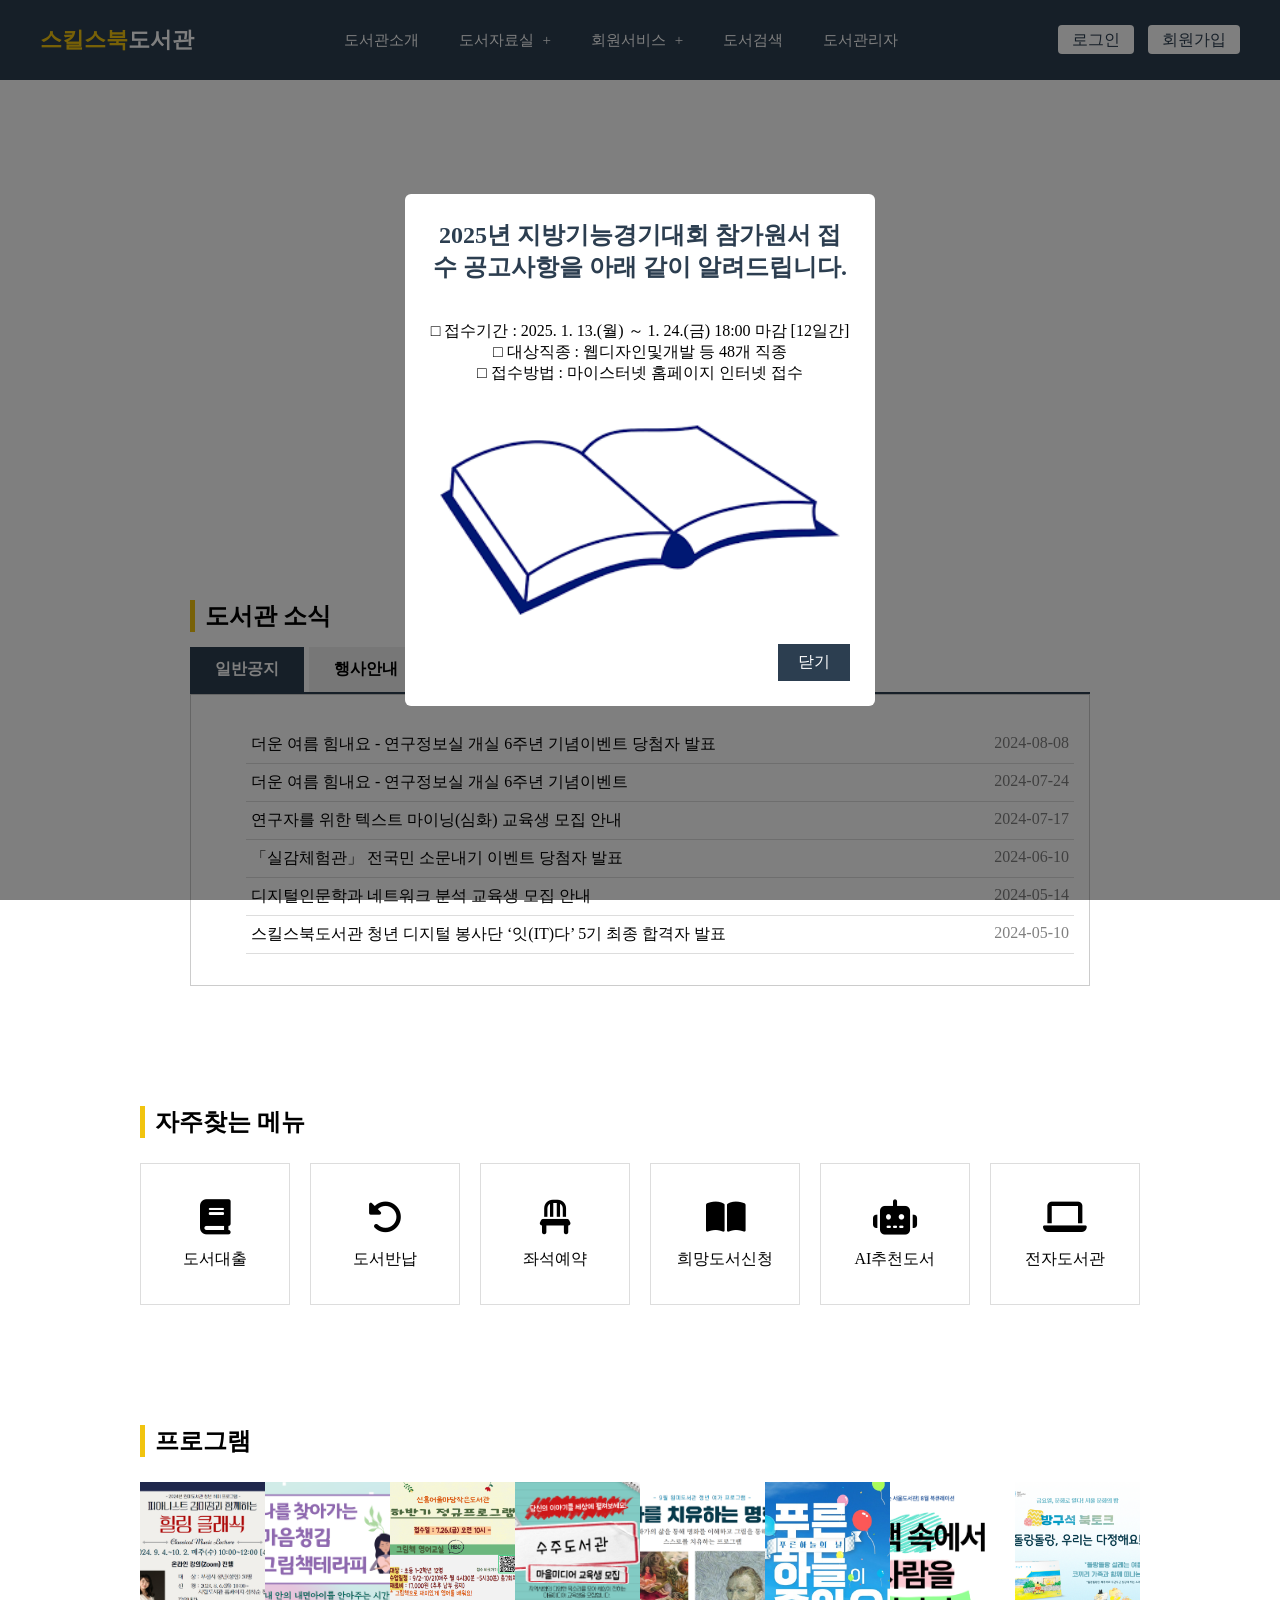
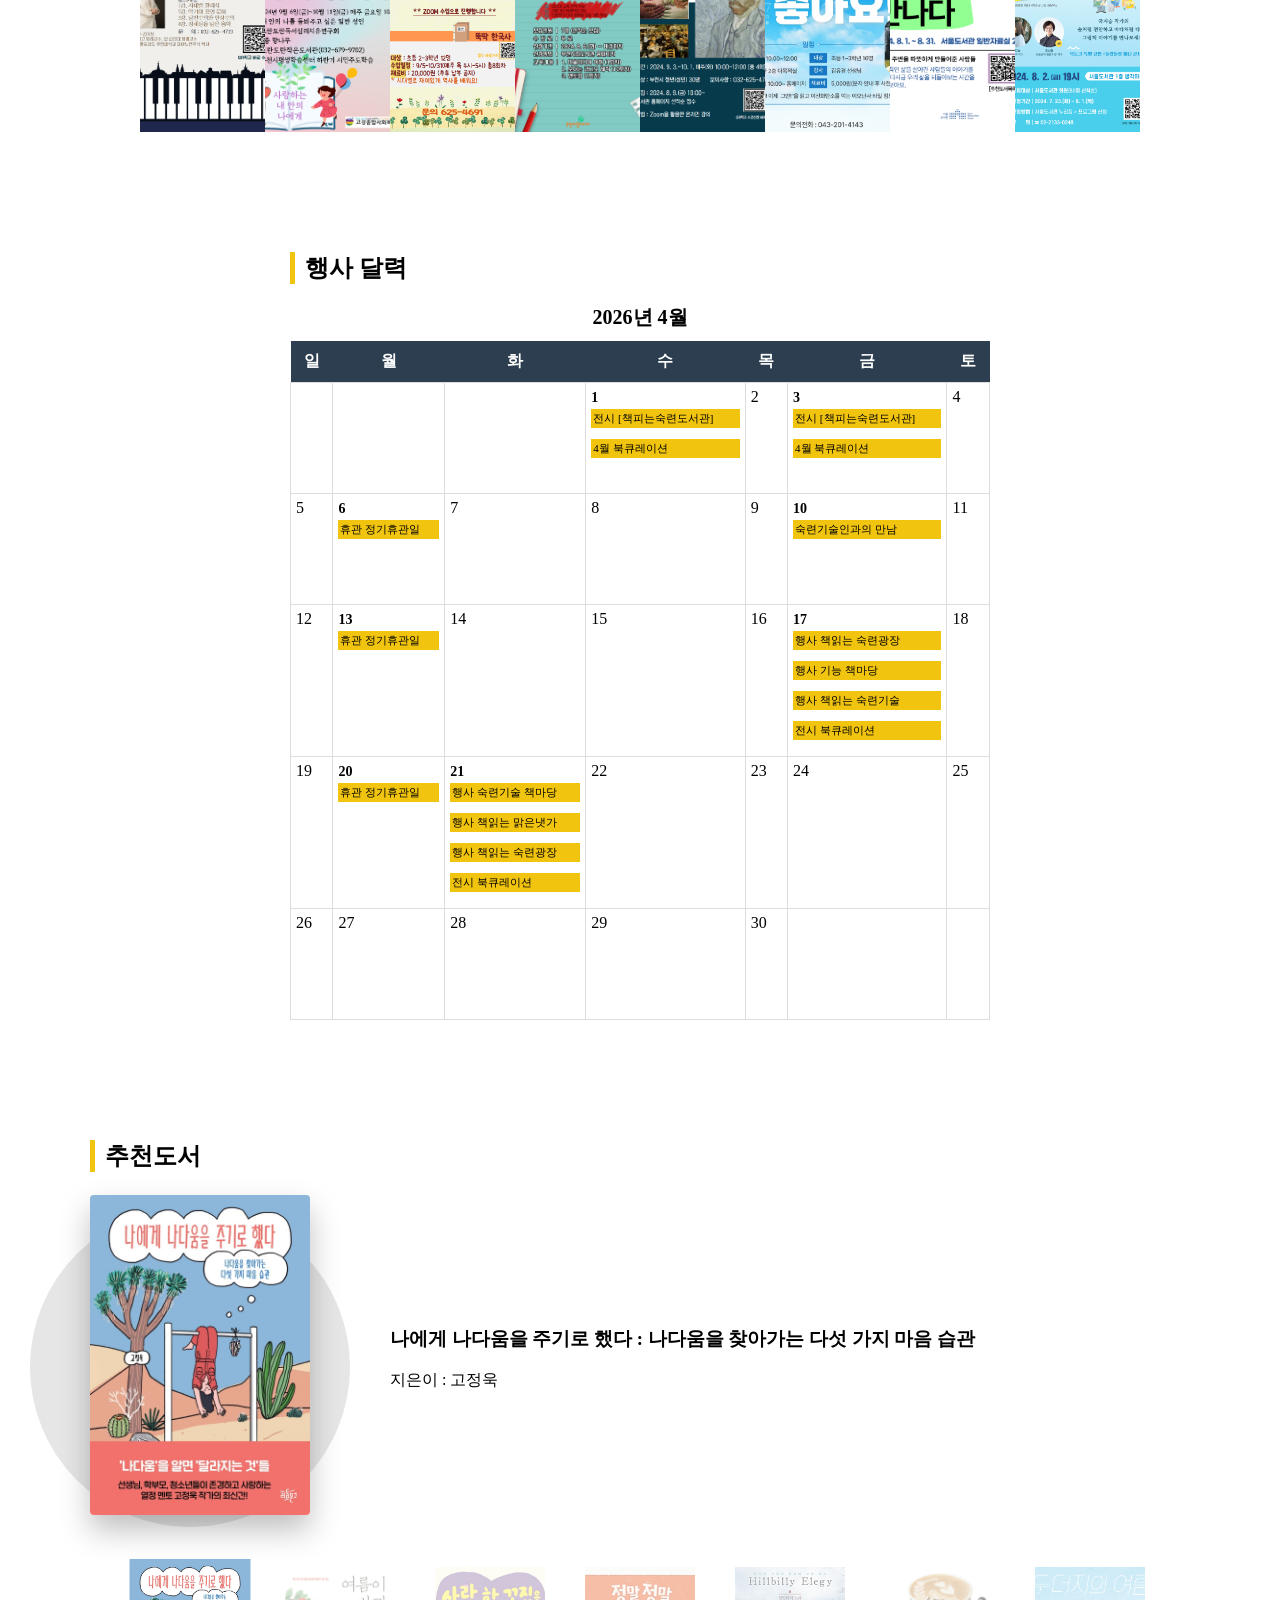
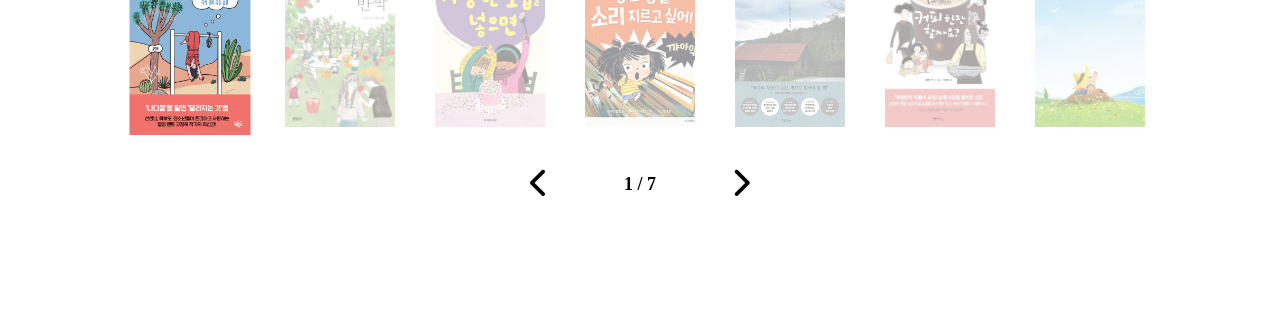
<file: 2026/B/index.html>
<!DOCTYPE html>
<html lang="en">
<head>
    <meta charset="UTF-8">
    <meta name="viewport" content="width=device-width, initial-scale=1.0">
    <title>스킬스북도서관</title>
    <link rel="stylesheet" href="style.css">
    <link rel="stylesheet" href="fontawesome/css/all.css">
</head>
<body>
    <input type="checkbox" id="pclose">
    <div class="modal" id="popup">
        <div class="modal-box">
            <h2>2025년 지방기능경기대회 참가원서 접수 공고사항을 아래 같이 알려드립니다.</h2>
            <p style="white-space: pre-line;">
                □ 접수기간 : 2025. 1. 13.(월) ～ 1. 24.(금) 18:00 마감 [12일간]
                □ 대상직종 : 웹디자인및개발 등 48개 직종
                □ 접수방법 : 마이스터넷 홈페이지 인터넷 접수
            </p>
            <img src="B-Module/images/images (5).png">
            <label for="pclose" class="close">닫기</label>
        </div>
    </div>
    <header>
        <div class="logo">
            <a href="#"><span>스킬스북</span>도서관</a>
        </div>
        <nav>
            <ul>
                <li>
                    <a href="#">도서관소개</a>
                </li>
                <li>
                    <a href="#">도서자료실 <span class="plus">+</span></a>
                    <div class="submenu">
                        <a href="#">추천도서</a>
                        <a href="#">신간도서</a>
                        <a href="#">대출도서</a>
                    </div>
                </li>
                <li>
                    <a href="#">회원서비스 <span class="plus">+</span></a>
                    <div class="submenu">
                        <a href="#">회원정보</a>
                        <a href="#">대출조회</a>
                        <a href="#">도서예약</a>
                    </div>
                </li>
                <li>
                    <a href="#">도서검색</a>
                </li>
                <li>
                    <a href="#">도서관리자</a>
                </li>
            </ul>
        </nav>
        <div class="user">
            <input type="checkbox" id="lmodal">
            <label for="lmodal" class="login">로그인</label>
            <a href="#">회원가입</a>
            <div class="login-modal">
                <div class="lmodal-box">
                    <form action="">
                        <label class="x" for="lmodal">x</label>
                        <div class="fgroup"><label>아이디</label><input type="text" placeholder="아이디를 입력하세요"></div>
                        <div class="fgroup"><label>비밀번호</label><input type="password" placeholder="비밀번호를 입력하세요"></div>
                        <a href="#" class="login-cta">로그인</a>
                        <div class="login-links">
                        <a href="#">아이디 찾기</a>
                        <a href="#">비밀번호 찾기</a>
                        <a href="#">회원가입</a>
                    </form>
                </div>
            </div>
        </div>
    </header>
    <div class="visual">
        <div class="slides">
            <div class="slide slide1">
                <img src="B-Module/images/images (8).jpg">
                <div class="text">스킬스북도서관에 오신 것을 환영합니다</div>
            </div>
            <div class="slide slide2">
                <img src="B-Module/images/images (43).jpg">
                <div class="text">다양한 도서를 자유롭게 이용하세요</div>
            </div>
            <div class="slide slide3">
                <img src="B-Module/images/images (45).jpg">
                <div class="text">지식과 정보를 나누는 공간</div>
            </div>
        </div>
        <div class="progress"></div>
    </div>
    <div class="notice">
        <h2 class="notice-title">도서관 소식</h2>
        <input type="radio" name="tab" id="tab1" checked>
        <input type="radio" name="tab" id="tab2">
        <input type="radio" name="tab" id="tab3">
        <div class="tab-menu">
            <label for="tab1">일반공지</label>
            <label for="tab2">행사안내</label>
            <label for="tab3">채용안내</label>
        </div>
        <div class="tab-content">
            <div class="content c1">
                <ul>
                    <li><span>더운 여름 힘내요 - 연구정보실 개실 6주년 기념이벤트 당첨자 발표</span><em>2024-08-08</em></li>
                    <li><span>더운 여름 힘내요 - 연구정보실 개실 6주년 기념이벤트</span><em>2024-07-24</em></li>
                    <li><span>연구자를 위한 텍스트 마이닝(심화) 교육생 모집 안내</span><em>2024-07-17</em></li>
                    <li><span>「실감체험관」 전국민 소문내기 이벤트 당첨자 발표</span><em>2024-06-10</em></li>
                    <li><span>디지털인문학과 네트워크 분석 교육생 모집 안내</span><em>2024-05-14</em></li>
                    <li><span>스킬스북도서관 청년 디지털 봉사단 ‘잇(IT)다’ 5기 최종 합격자 발표</span><em>2024-05-10</em></li>
                </ul>
            </div>
            <div class="content c2">
                <ul>
                    <li><span>2024년 제9회 월간 인문학을 만나다 강연 안내</span><em>2024-08-08</em></li>
                    <li><span>스킬스북도서관 간식박스 7월 당첨 발표</span><em>2024-08-07</em></li>
                    <li><span>별 헤는 실감체험관 이벤트</span><em>2024-07-25</em></li>
                    <li><span>2024년 제8회 월간 인문학을 만나다 강연 안내</span><em>2024-07-15</em></li>
                    <li><span>스킬스북도서관 간식박스 이벤트</span><em>2024-07-02</em></li>
                    <li><span>2024년 제7회 월간 인문학을 만나다 강연 안내</span><em>2024-07-01</em></li>
                </ul>
            </div>
            <div class="content c3">
                <ul>
                    <li><span>사서직 공무원 경력경쟁채용 필기시험 정답가안 공개</span><em>2024-08-03</em></li>
                    <li><span>공무직 근로자 채용 서류전형 합격자 공고</span><em>2024-08-02</em></li>
                    <li><span>사서직 공무원 필기시험 일정 및 장소 공고</span><em>2024-07-26</em></li>
                    <li><span>공무직 근로자 채용공고 재공고</span><em>2024-07-24</em></li>
                    <li><span>국가서지과 공무직 최종 합격자 공고</span><em>2024-07-18</em></li>
                    <li><span>기간제 근로자 최종합격자 공고</span><em>2024-07-16</em></li>
                </ul>
            </div>
        </div>
    </div>
    <div class="quick">
        <h2 class="quick-title">자주찾는 메뉴</h2>
        <div class="quick-menu">
            <div class="q-item">
                <div class="icon">
                    <i class="fa-solid fa-book"></i>
                </div>
                <p>도서대출</p>
            </div>
            <div class="q-item">
                <div class="icon">
                    <i class="fa-solid fa-rotate-left"></i>
                </div>
                <p>도서반납</p>
            </div>
            <div class="q-item">
                <div class="icon">
                    <i class="fa-solid fa-chair"></i>
                </div>
                <p>좌석예약</p>
            </div>
            <div class="q-item">
                <div class="icon">
                    <i class="fa-solid fa-book-open"></i>
                </div>
                <p>희망도서신청</p>
            </div>
            <div class="q-item">
                <div class="icon">
                    <i class="fa-solid fa-robot"></i>
                </div>
                <p>AI추천도서</p>
            </div>
            <div class="q-item">
                <div class="icon">
                    <i class="fa-solid fa-laptop"></i>
                </div>
                <p>전자도서관</p>
            </div>
        </div>
    </div>
    <div class="program">
        <h2 class="quick-title">프로그램</h2>
        <input type="checkbox" id="p1">
        <input type="checkbox" id="p2">
        <input type="checkbox" id="p3">
        <input type="checkbox" id="p4">
        <input type="checkbox" id="p5">
        <input type="checkbox" id="p6">
        <input type="checkbox" id="p7">
        <input type="checkbox" id="p8">
        <div class="program-list">
            <label for="p1" class="item">
                <img src="B-Module/프로그램/1.jpg">
            </label>
            <label for="p2" class="item">
                <img src="B-Module/프로그램/2.png">
            </label>
            <label for="p3" class="item">
                <img src="B-Module/프로그램/3.jpg">
            </label>
            <label for="p4" class="item">
                <img src="B-Module/프로그램/4.png">
            </label>
            <label for="p5" class="item">
                <img src="B-Module/프로그램/5.jpg">
            </label>
            <label for="p6" class="item">
                <img src="B-Module/프로그램/6.jpg">
            </label>
            <label for="p7" class="item">
                <img src="B-Module/프로그램/7.jpg">
            </label>
            <label for="p8" class="item">
                <img src="B-Module/프로그램/8.jpg">
            </label>
        </div>
        <div class="pop1">
            <div class="popup-box">
                <img src="B-Module/프로그램/1.jpg">
                <p>피아니스트 김미정과 함께하는 힐링 클래식</p>
                <label for="p1" class="close">닫기</label>
            </div>
        </div>
        <div class="pop2">
            <div class="popup-box">
                <img src="B-Module/프로그램/2.png">
                <p>도란도란] 나를 찾아가는 마음챙김 그림책테라피</p>
                <label for="p2" class="close">닫기</label>
            </div>
        </div>
        <div class="pop3">
            <div class="popup-box">
                <img src="B-Module/프로그램/3.jpg">
                <p>신흥어울마당작은]2024년 하반기 프로그램 ' 뚝딱 한국사'</p>
                <label for="p3" class="close">닫기</label>
            </div>
        </div>
        <div class="pop4">
            <div class="popup-box">
                <img src="B-Module/프로그램/4.png">
                <p>[수주](성인)마을미디어 교육생 모집</p>
                <label for="p4" class="close">닫기</label>
            </div>
        </div>
        <div class="pop5">
            <div class="popup-box">
                <img src="B-Module/프로그램/5.jpg">
                <p>나를 치유하는 명화</p>
                <label for="p5" class="close">닫기</label>
            </div>
        </div>
        <div class="pop6">
            <div class="popup-box">
                <img src="B-Module/프로그램/6.jpg">
                <p>[문화가 있는 날] 푸른 하늘이 좋아요!</p>
                <label for="p6" class="close">닫기</label>
            </div>
        </div>
        <div class="pop7">
            <div class="popup-box">
                <img src="B-Module/프로그램/7.jpg">
                <p>책 속에서 사람을 만나다 </p>
                <label for="p7" class="close">닫기</label>
            </div>
        </div>
        <div class="pop8">
            <div class="popup-box">
                <img src="B-Module/프로그램/8.jpg">
                <p>서울 문화의 밤(8월) 행사 - 국지승 그림책 작가와 방구석 북토크</p>
                <label for="p8" class="close">닫기</label>
            </div>
        </div>
    </div>
    <div class="calendar-area">
        <h2 class="calendar-title">행사 달력</h2>
        <table class="calendar">
            <caption>2026년 4월</caption>
            <tr>
                <th>일</th>
                <th>월</th>
                <th>화</th>
                <th>수</th>
                <th>목</th>
                <th>금</th>
                <th>토</th>
            </tr>
            <tr>
                <td></td>
                <td></td>
                <td></td>
                <td>
                    <b>1</b>
                    <p class="event">전시 [책피는숙련도서관]</p>
                    <p class="event">4월 북큐레이션</p>
                </td>
                <td>2</td>
                <td>
                    <b>3</b>
                    <p class="event">전시 [책피는숙련도서관]</p>
                    <p class="event">4월 북큐레이션</p>
                </td>
                <td>4</td>
            </tr>
            <tr>
                <td>5</td>
                <td>
                    <b>6</b>
                    <p class="event">휴관 정기휴관일</p>
                </td>
                <td>7</td>
                <td>8</td>
                <td>9</td>
                <td>
                    <b>10</b>
                    <p class="event">숙련기술인과의 만남</p>
                </td>
                <td>11</td>
            </tr>
            <tr>
                <td>12</td>
                <td>
                    <b>13</b>
                    <p class="event">휴관 정기휴관일</p>
                </td>
                <td>14</td>
                <td>15</td>
                <td>16</td>
                <td>
                    <b>17</b>
                    <p class="event">행사 책읽는 숙련광장</p>
                    <p class="event">행사 기능 책마당</p>
                    <p class="event">행사 책읽는 숙련기술</p>
                    <p class="event">전시 북큐레이션</p>
                </td>
                <td>18</td>
            </tr>
            <tr>
                <td>19</td>
                <td>
                    <b>20</b>
                    <p class="event">휴관 정기휴관일</p>
                </td>
                <td>
                    <b>21</b>
                    <p class="event">행사 숙련기술 책마당</p>
                    <p class="event">행사 책읽는 맑은냇가</p>
                    <p class="event">행사 책읽는 숙련광장</p>
                    <p class="event">전시 북큐레이션</p>
                </td>
                <td>22</td>
                <td>23</td>
                <td>24</td>
                <td>25</td>
            </tr>
            <tr>
                <td>26</td>
                <td>27</td>
                <td>28</td>
                <td>29</td>
                <td>30</td>
                <td></td>
                <td></td>
            </tr>
        </table>
    </div>
    <div class="books">
        <h2 class="notice-title">추천도서</h2>

        <input type="radio" name="slide" id="s1" checked>
        <input type="radio" name="slide" id="s2">
        <input type="radio" name="slide" id="s3">
        <input type="radio" name="slide" id="s4">
        <input type="radio" name="slide" id="s5">
        <input type="radio" name="slide" id="s6">
        <input type="radio" name="slide" id="s7">

        <div class="top-area">

        <div class="big-book">
        <div class="circle"></div>

        <div class="book b1">
        <img src="B-Module/추천도서/추천도서1.jpg">
        </div>

        <div class="book b2">
        <img src="B-Module/추천도서/추천도서2.jpg">
        </div>

        <div class="book b3">
        <img src="B-Module/추천도서/추천도서3.jpg">
        </div>

        <div class="book b4">
        <img src="B-Module/추천도서/추천도서4.jpg">
        </div>

        <div class="book b5">
        <img src="B-Module/추천도서/추천도서5.jpg">
        </div>

        <div class="book b6">
        <img src="B-Module/추천도서/추천도서6.jpg">
        </div>

        <div class="book b7">
        <img src="B-Module/추천도서/추천도서7.jpg">
        </div>

        </div>

        <div class="book-info">
            <div class="info i1">
                <h3>나에게 나다움을 주기로 했다 : 나다움을 찾아가는 다섯 가지 마음 습관</h3>
                <p class="author">지은이 : 고정욱</p>
            </div>
            <div class="info i2">
                <h3>여름이 반짝</h3>
                <p class="author">지은이 : 김수빈 </p>
            </div>
            <div class="info i3">
                <h3>사랑 한 꼬집을 넣으면</h3>
                <p class="author">지은이 : 배리 팀스</p>
            </div>
            <div class="info i4">
                <h3>정말 정말 소리 지르고 싶어!</h3>
                <p class="author">지은이 : 사이먼 필립</p>
            </div>
            <div class="info i5">
                <h3>힐빌리의 노래 : 위기의 가정과 문화에 대한 회고</h3>
                <p class="author">지은이 : J.D 밴스</p>
            </div>
            <div class="info i6">
                <h3>(허영만의) 커피 한잔 할까요?</h3>
                <p class="author">지은이 : 허영만</p>
            </div>
            <div class="info i7">
                <h3>두더지의 여름: 김상근 그림책</h3>
                <p class="author">지은이 : 김상근</p>
                </div>
            </div>
        </div>
        <div class="slider">
            <label for="s1"><img src="B-Module/추천도서/추천도서1.jpg"></label>
            <label for="s2"><img src="B-Module/추천도서/추천도서2.jpg"></label>
            <label for="s3"><img src="B-Module/추천도서/추천도서3.jpg"></label>
            <label for="s4"><img src="B-Module/추천도서/추천도서4.jpg"></label>
            <label for="s5"><img src="B-Module/추천도서/추천도서5.jpg"></label>
            <label for="s6"><img src="B-Module/추천도서/추천도서6.jpg"></label>
            <label for="s7"><img src="B-Module/추천도서/추천도서7.jpg"></label>
        </div>
        <div class="control">
            <div class="state s1">
                <label for="s7"><i class="fa-solid fa-chevron-left"></i></label>
                <span>1 / 7</span>
                <label for="s2"><i class="fa-solid fa-chevron-right"></i></label>
            </div>
            <div class="state s2">
                <label for="s1"><i class="fa-solid fa-chevron-left"></i></label>
                <span>2 / 7</span>
                <label for="s3"><i class="fa-solid fa-chevron-right"></i></label>
            </div>
            <div class="state s3">
                <label for="s2"><i class="fa-solid fa-chevron-left"></i></label>
                <span>3 / 7</span>
                <label for="s4"><i class="fa-solid fa-chevron-right"></i></label>
            </div>
            <div class="state s4">
                <label for="s3"><i class="fa-solid fa-chevron-left"></i></label>
                <span>4 / 7</span>
                <label for="s5"><i class="fa-solid fa-chevron-right"></i></label>
            </div>
            <div class="state s5">
                <label for="s4"><i class="fa-solid fa-chevron-left"></i></label>
                <span>5 / 7</span>
                <label for="s6"><i class="fa-solid fa-chevron-right"></i></label>
            </div>
            <div class="state s6">
                <label for="s5"><i class="fa-solid fa-chevron-left"></i></label>
                <span>6 / 7</span>
                <label for="s7"><i class="fa-solid fa-chevron-right"></i></label>
            </div>
            <div class="state s7">
                <label for="s6"><i class="fa-solid fa-chevron-left"></i></label>
                <span>7 / 7</span>
                <label for="s1"><i class="fa-solid fa-chevron-right"></i></label>
            </div>
        </div>
    <footer>

    </footer>
</div>
</body>
</html>
</file>
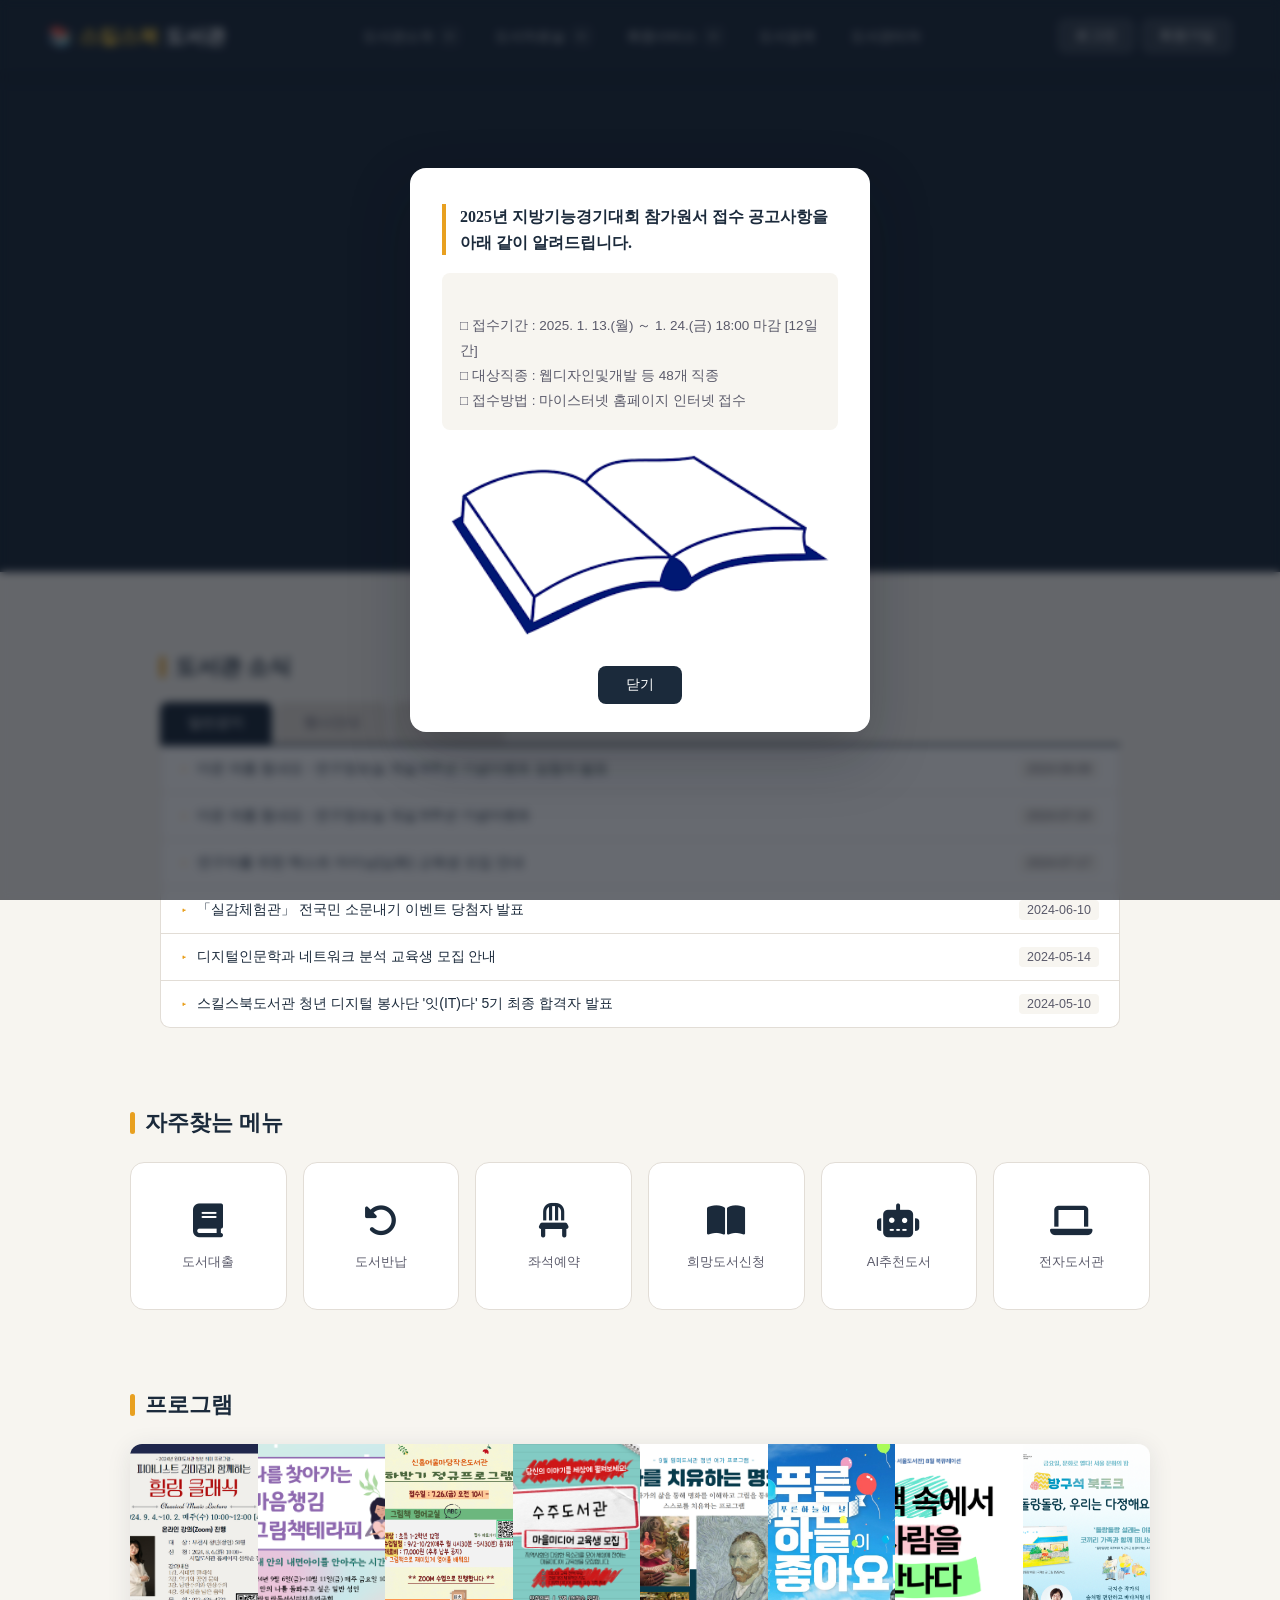
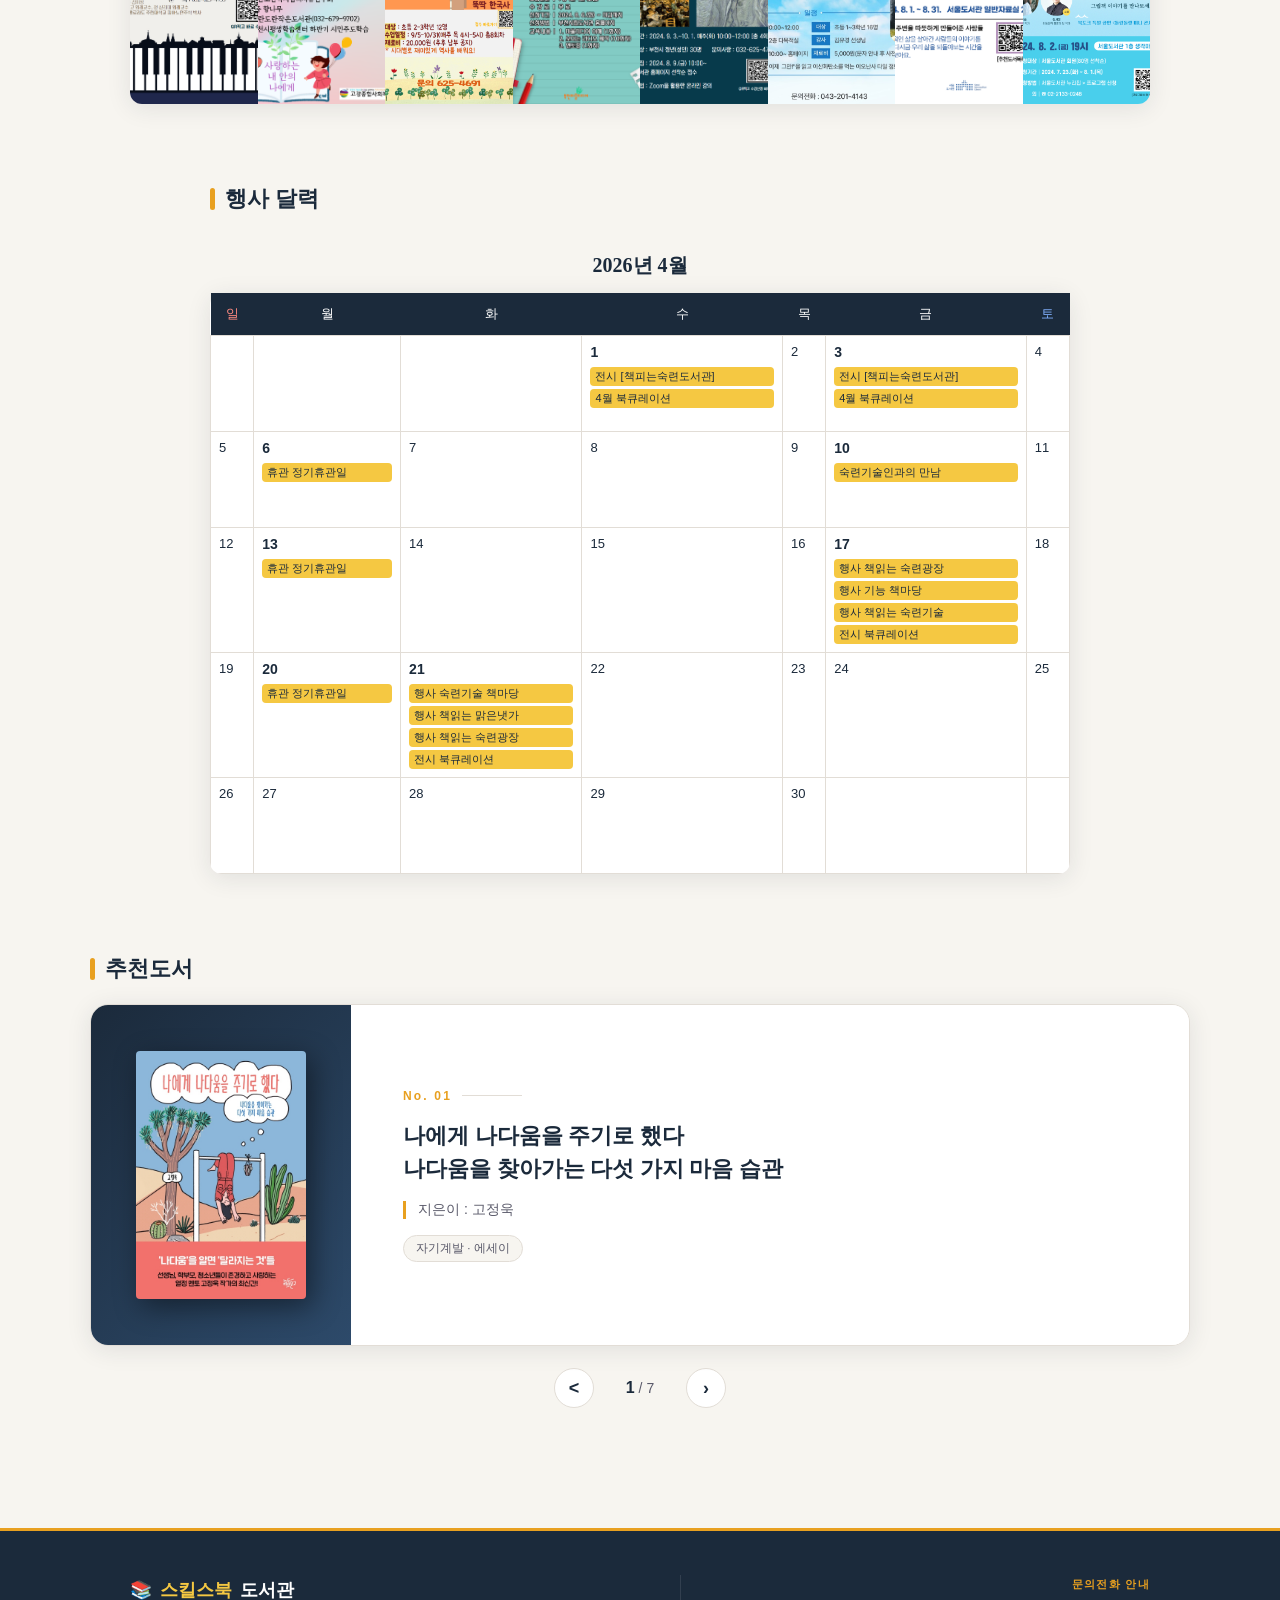
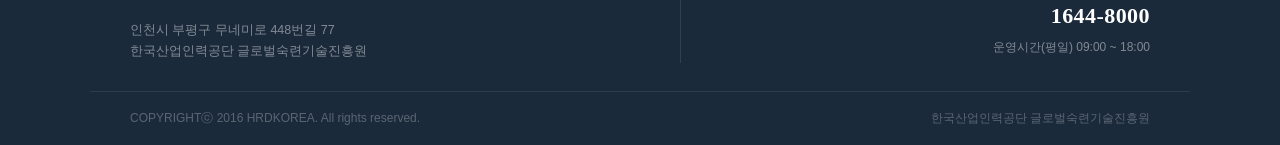
<file: 2026/B/indexx.html>
<!DOCTYPE html>
<html lang="ko">
<head>
    <meta charset="UTF-8">
    <meta name="viewport" content="width=device-width, initial-scale=1.0">
    <title>스킬스북도서관</title>
    <link rel="stylesheet" href="fontawesome/css/all.css">
    <link rel="stylesheet" href="stylee.css">
</head>
<body>
    <!-- POPUP -->
    <input type="checkbox" id="pclose">
    <div class="modal" id="popup">
        <div class="modal-box">
            <h2>2025년 지방기능경기대회 참가원서 접수 공고사항을 아래 같이 알려드립니다.</h2>
            <p style="white-space: pre-line;">
□ 접수기간 : 2025. 1. 13.(월) ～ 1. 24.(금) 18:00 마감 [12일간]
□ 대상직종 : 웹디자인및개발 등 48개 직종
□ 접수방법 : 마이스터넷 홈페이지 인터넷 접수
            </p>
            <img src="B-Module/images/images (5).png">
            <label for="pclose" class="close">닫기</label>
        </div>
    </div>

    <!-- HEADER -->
    <header>
        <div class="logo">
            <a href="indexx.html"><span>스킬스북</span>도서관</a>
        </div>
                <nav>
            <ul>
                <li>
                    <input type="checkbox" class="nav-toggle" id="nav0">
                    <label for="nav0" class="nav-label">도서관소개 <span class="plus"></span></label>
                    <div class="submenu">
                        <a href="indexxx.html">도서관 소개</a>
                        <a href="#">이용 안내</a>
                        <a href="#">오시는 길</a>
                    </div>
                </li>
                <li>
                    <input type="checkbox" class="nav-toggle" id="nav1">
                    <label for="nav1" class="nav-label">도서자료실 <span class="plus"></span></label>
                    <div class="submenu">
                        <a href="#">추천도서</a>
                        <a href="#">신간도서</a>
                        <a href="#">대출도서</a>
                    </div>
                </li>
                <li>
                    <input type="checkbox" class="nav-toggle" id="nav2">
                    <label for="nav2" class="nav-label">회원서비스 <span class="plus"></span></label>
                    <div class="submenu">
                        <a href="#">회원정보</a>
                        <a href="#">대출조회</a>
                        <a href="#">도서예약</a>
                    </div>
                </li>
                <li>
                    <a href="#">도서검색</a>
                </li>
                <li>
                    <a href="#">도서관리자</a>
                </li>
            </ul>
        </nav>
        <div class="user">
            <input type="checkbox" id="lmodal">
            <label for="lmodal" class="login">로그인</label>
            <a class="sign" href="#">회원가입</a>
            <div class="login-modal">
                <div class="lmodal-box">
                    <label class="x" for="lmodal">×</label>
                    <div class="fgroup">
                        <label>아이디</label>
                        <input type="text" placeholder="아이디를 입력하세요">
                    </div>
                    <div class="fgroup">
                        <label>비밀번호</label>
                        <input type="password" placeholder="비밀번호를 입력하세요">
                    </div>
                    <a href="#" class="login-cta">로그인</a>
                    <div class="login-links">
                        <a href="#">아이디 찾기</a>
                        <a href="#">비밀번호 찾기</a>
                        <a href="#">회원가입</a>
                    </div>
                </div>
            </div>
        </div>
    </header>

    <!-- VISUAL SLIDER -->
    <div class="visual">
        <div class="slides">
            <div class="slide slide1">
                <img src="B-Module/images/images (8).jpg">
                <div class="text">스킬스북도서관에 오신 것을 환영합니다</div>
            </div>
            <div class="slide slide2">
                <img src="B-Module/images/images (43).jpg">
                <div class="text">다양한 도서를 자유롭게 이용하세요</div>
            </div>
            <div class="slide slide3">
                <img src="B-Module/images/images (45).jpg">
                <div class="text">지식과 정보를 나누는 공간</div>
            </div>
        </div>
        <div class="progress"></div>
    </div>

    <!-- NOTICE -->
    <div class="notice">
        <h2 class="notice-title">도서관 소식</h2>
        <input type="radio" name="tab" id="tab1" checked>
        <input type="radio" name="tab" id="tab2">
        <input type="radio" name="tab" id="tab3">
        <div class="tab-menu">
            <label for="tab1">일반공지</label>
            <label for="tab2">행사안내</label>
            <label for="tab3">채용안내</label>
        </div>
        <div class="tab-content">
            <div class="content c1">
                <ul>
                    <li><span>더운 여름 힘내요 - 연구정보실 개실 6주년 기념이벤트 당첨자 발표</span><em>2024-08-08</em></li>
                    <li><span>더운 여름 힘내요 - 연구정보실 개실 6주년 기념이벤트</span><em>2024-07-24</em></li>
                    <li><span>연구자를 위한 텍스트 마이닝(심화) 교육생 모집 안내</span><em>2024-07-17</em></li>
                    <li><span>「실감체험관」 전국민 소문내기 이벤트 당첨자 발표</span><em>2024-06-10</em></li>
                    <li><span>디지털인문학과 네트워크 분석 교육생 모집 안내</span><em>2024-05-14</em></li>
                    <li><span>스킬스북도서관 청년 디지털 봉사단 '잇(IT)다' 5기 최종 합격자 발표</span><em>2024-05-10</em></li>
                </ul>
            </div>
            <div class="content c2">
                <ul>
                    <li><span>2024년 제9회 월간 인문학을 만나다 강연 안내</span><em>2024-08-08</em></li>
                    <li><span>스킬스북도서관 간식박스 7월 당첨 발표</span><em>2024-08-07</em></li>
                    <li><span>별 헤는 실감체험관 이벤트</span><em>2024-07-25</em></li>
                    <li><span>2024년 제8회 월간 인문학을 만나다 강연 안내</span><em>2024-07-15</em></li>
                    <li><span>스킬스북도서관 간식박스 이벤트</span><em>2024-07-02</em></li>
                    <li><span>2024년 제7회 월간 인문학을 만나다 강연 안내</span><em>2024-07-01</em></li>
                </ul>
            </div>
            <div class="content c3">
                <ul>
                    <li><span>사서직 공무원 경력경쟁채용 필기시험 정답가안 공개</span><em>2024-08-03</em></li>
                    <li><span>공무직 근로자 채용 서류전형 합격자 공고</span><em>2024-08-02</em></li>
                    <li><span>사서직 공무원 필기시험 일정 및 장소 공고</span><em>2024-07-26</em></li>
                    <li><span>공무직 근로자 채용공고 재공고</span><em>2024-07-24</em></li>
                    <li><span>국가서지과 공무직 최종 합격자 공고</span><em>2024-07-18</em></li>
                    <li><span>기간제 근로자 최종합격자 공고</span><em>2024-07-16</em></li>
                </ul>
            </div>
        </div>
    </div>

    <!-- QUICK MENU -->
    <div class="quick">
        <h2 class="quick-title">자주찾는 메뉴</h2>
        <div class="quick-menu">
            <div class="q-item"><div class="icon"><i class="fa-solid fa-book"></i></div><p>도서대출</p></div>
            <div class="q-item"><div class="icon"><i class="fa-solid fa-rotate-left"></i></div><p>도서반납</p></div>
            <div class="q-item"><div class="icon"><i class="fa-solid fa-chair"></i></div><p>좌석예약</p></div>
            <div class="q-item"><div class="icon"><i class="fa-solid fa-book-open"></i></div><p>희망도서신청</p></div>
            <div class="q-item"><div class="icon"><i class="fa-solid fa-robot"></i></div><p>AI추천도서</p></div>
            <div class="q-item"><div class="icon"><i class="fa-solid fa-laptop"></i></div><p>전자도서관</p></div>
        </div>
    </div>

    <!-- PROGRAM -->
    <div class="program">
        <h2 class="quick-title">프로그램</h2>
        <input type="checkbox" id="p1">
        <input type="checkbox" id="p2">
        <input type="checkbox" id="p3">
        <input type="checkbox" id="p4">
        <input type="checkbox" id="p5">
        <input type="checkbox" id="p6">
        <input type="checkbox" id="p7">
        <input type="checkbox" id="p8">
        <div class="program-list">
            <label for="p1" class="item"><img src="B-Module/프로그램/1.jpg"></label>
            <label for="p2" class="item"><img src="B-Module/프로그램/2.png"></label>
            <label for="p3" class="item"><img src="B-Module/프로그램/3.jpg"></label>
            <label for="p4" class="item"><img src="B-Module/프로그램/4.png"></label>
            <label for="p5" class="item"><img src="B-Module/프로그램/5.jpg"></label>
            <label for="p6" class="item"><img src="B-Module/프로그램/6.jpg"></label>
            <label for="p7" class="item"><img src="B-Module/프로그램/7.jpg"></label>
            <label for="p8" class="item"><img src="B-Module/프로그램/8.jpg"></label>
        </div>
        <div class="pop1"><div class="popup-box"><img src="B-Module/프로그램/1.jpg"><p>피아니스트 김미정과 함께하는 힐링 클래식</p><label for="p1" class="close">닫기</label></div></div>
        <div class="pop2"><div class="popup-box"><img src="B-Module/프로그램/2.png"><p>도란도란] 나를 찾아가는 마음챙김 그림책테라피</p><label for="p2" class="close">닫기</label></div></div>
        <div class="pop3"><div class="popup-box"><img src="B-Module/프로그램/3.jpg"><p>신흥어울마당작은]2024년 하반기 프로그램 '뚝딱 한국사'</p><label for="p3" class="close">닫기</label></div></div>
        <div class="pop4"><div class="popup-box"><img src="B-Module/프로그램/4.png"><p>[수주](성인)마을미디어 교육생 모집</p><label for="p4" class="close">닫기</label></div></div>
        <div class="pop5"><div class="popup-box"><img src="B-Module/프로그램/5.jpg"><p>나를 치유하는 명화</p><label for="p5" class="close">닫기</label></div></div>
        <div class="pop6"><div class="popup-box"><img src="B-Module/프로그램/6.jpg"><p>[문화가 있는 날] 푸른 하늘이 좋아요!</p><label for="p6" class="close">닫기</label></div></div>
        <div class="pop7"><div class="popup-box"><img src="B-Module/프로그램/7.jpg"><p>책 속에서 사람을 만나다</p><label for="p7" class="close">닫기</label></div></div>
        <div class="pop8"><div class="popup-box"><img src="B-Module/프로그램/8.jpg"><p>서울 문화의 밤(8월) 행사 - 국지승 그림책 작가와 방구석 북토크</p><label for="p8" class="close">닫기</label></div></div>
    </div>

    <!-- CALENDAR -->
    <div class="calendar-area">
        <h2 class="calendar-title">행사 달력</h2>
        <table class="calendar">
            <caption>2026년 4월</caption>
            <tr><th>일</th><th>월</th><th>화</th><th>수</th><th>목</th><th>금</th><th>토</th></tr>
            <tr>
                <td></td><td></td><td></td>
                <td><b>1</b><p class="event">전시 [책피는숙련도서관]</p><p class="event">4월 북큐레이션</p></td>
                <td>2</td>
                <td><b>3</b><p class="event">전시 [책피는숙련도서관]</p><p class="event">4월 북큐레이션</p></td>
                <td>4</td>
            </tr>
            <tr>
                <td>5</td>
                <td><b>6</b><p class="event">휴관 정기휴관일</p></td>
                <td>7</td><td>8</td><td>9</td>
                <td><b>10</b><p class="event">숙련기술인과의 만남</p></td>
                <td>11</td>
            </tr>
            <tr>
                <td>12</td>
                <td><b>13</b><p class="event">휴관 정기휴관일</p></td>
                <td>14</td><td>15</td><td>16</td>
                <td><b>17</b><p class="event">행사 책읽는 숙련광장</p><p class="event">행사 기능 책마당</p><p class="event">행사 책읽는 숙련기술</p><p class="event">전시 북큐레이션</p></td>
                <td>18</td>
            </tr>
            <tr>
                <td>19</td>
                <td><b>20</b><p class="event">휴관 정기휴관일</p></td>
                <td><b>21</b><p class="event">행사 숙련기술 책마당</p><p class="event">행사 책읽는 맑은냇가</p><p class="event">행사 책읽는 숙련광장</p><p class="event">전시 북큐레이션</p></td>
                <td>22</td><td>23</td><td>24</td><td>25</td>
            </tr>
            <tr><td>26</td><td>27</td><td>28</td><td>29</td><td>30</td><td></td><td></td></tr>
        </table>
    </div>
    <!-- BOOKS (추천도서) -->
    <div class="books">
        <input type="radio" name="slide" id="s1" checked>
        <input type="radio" name="slide" id="s2">
        <input type="radio" name="slide" id="s3">
        <input type="radio" name="slide" id="s4">
        <input type="radio" name="slide" id="s5">
        <input type="radio" name="slide" id="s6">
        <input type="radio" name="slide" id="s7">
        <h2 class="notice-title">추천도서</h2>
        <!-- 슬라이드 영역 -->
        <div class="top-area">
            <div class="card-track">
                <div class="book-card">
                    <div class="book-cover-wrap">
                        <img class="book-cover" src="B-Module/추천도서/추천도서1.jpg">
                        <div class="cover-fallback" style="display:none">📖</div>
                    </div>
                    <div class="card-body">
                        <span class="card-num">No. 01</span>
                        <p class="card-title">나에게 나다움을 주기로 했다<br>나다움을 찾아가는 다섯 가지 마음 습관</p>
                        <p class="card-author">지은이 : 고정욱</p>
                        <span class="card-badge">자기계발 · 에세이</span>
                    </div>
                </div>
                <div class="book-card">
                    <div class="book-cover-wrap">
                        <img class="book-cover" src="B-Module/추천도서/추천도서2.jpg">
                        <div class="cover-fallback" style="display:none">📖</div>
                    </div>
                    <div class="card-body">
                        <span class="card-num">No. 02</span>
                        <p class="card-title">여름이 반짝</p>
                        <p class="card-author">지은이 : 김수빈</p>
                        <span class="card-badge">소설 · 청소년</span>
                    </div>
                </div>
                <div class="book-card">
                    <div class="book-cover-wrap">
                        <img class="book-cover" src="B-Module/추천도서/추천도서3.jpg">
                        <div class="cover-fallback" style="display:none">📖</div>
                    </div>
                    <div class="card-body">
                        <span class="card-num">No. 03</span>
                        <p class="card-title">사랑 한 꼬집을 넣으면</p>
                        <p class="card-author">지은이 : 배리 팀스</p>
                        <span class="card-badge">그림책 · 가족</span>
                    </div>
                </div>
                <div class="book-card">
                    <div class="book-cover-wrap">
                        <img class="book-cover" src="B-Module/추천도서/추천도서4.jpg">
                        <div class="cover-fallback" style="display:none">📖</div>
                    </div>
                    <div class="card-body">
                        <span class="card-num">No. 04</span>
                        <p class="card-title">정말 정말 소리 지르고 싶어!</p>
                        <p class="card-author">지은이 : 사이먼 필립</p>
                        <span class="card-badge">그림책 · 감정표현</span>
                    </div>
                </div>
                <div class="book-card">
                    <div class="book-cover-wrap">
                        <img class="book-cover" src="B-Module/추천도서/추천도서5.jpg">
                        <div class="cover-fallback" style="display:none">📖</div>
                    </div>
                    <div class="card-body">
                        <span class="card-num">No. 05</span>
                        <p class="card-title">힐빌리의 노래<br>위기의 가정과 문화에 대한 회고</p>
                        <p class="card-author">지은이 : J.D 밴스</p>
                        <span class="card-badge">논픽션 · 사회</span>
                    </div>
                </div>
                <div class="book-card">
                    <div class="book-cover-wrap">
                        <img class="book-cover" src="B-Module/추천도서/추천도서6.jpg">
                        <div class="cover-fallback" style="display:none">📖</div>
                    </div>
                    <div class="card-body">
                        <span class="card-num">No. 06</span>
                        <p class="card-title">(허영만의) 커피 한잔 할까요?</p>
                        <p class="card-author">지은이 : 허영만</p>
                        <span class="card-badge">만화 · 문화</span>
                    </div>
                </div>
                <div class="book-card">
                    <div class="book-cover-wrap">
                        <img class="book-cover" src="B-Module/추천도서/추천도서7.jpg">
                        <div class="cover-fallback" style="display:none">📖</div>
                    </div>
                    <div class="card-body">
                        <span class="card-num">No. 07</span>
                        <p class="card-title">두더지의 여름: 김상근 그림책</p>
                        <p class="card-author">지은이 : 김상근</p>
                        <span class="card-badge">그림책 · 계절</span>
                    </div>
                </div>
            </div>
        </div>
        <div class="control">
            <div class="state s1">
                <label for="s7"><</label>
                <span><b>1</b> / 7</span>
                <label for="s2">&#8250;</label>
            </div>
            <div class="state s2">
                <label for="s1"><</label>
                <span><b>2</b> / 7</span>
                <label for="s3">></label>
            </div>
            <div class="state s3">
                <label for="s2"><</label>
                <span><b>3</b> / 7</span>
                <label for="s4">></label>
            </div>
            <div class="state s4">
                <label for="s3"><</label>
                <span><b>4</b> / 7</span>
                <label for="s5">></label>
            </div>
            <div class="state s5">
                <label for="s4"><</label>
                <span><b>5</b> / 7</span>
                <label for="s6">></label>
            </div>
            <div class="state s6">
                <label for="s5"><</label>
                <span><b>6</b> / 7</span>
                <label for="s7">></label>
            </div>
            <div class="state s7">
                <label for="s6"><</label>
                <span><b>7</b> / 7</span>
                <label for="s1">></label>
            </div>
        </div>
    </div>
    <footer>
        <div class="footer-inner">
            <div class="footer-brand">
                <p class="footer-logo"><span>스킬스북</span>도서관</p>
                <p class="footer-addr">
                    인천시 부평구 무네미로 448번길 77<br>
                    한국산업인력공단 글로벌숙련기술진흥원
                </p>
            </div>
        <div class="footer-divider"></div>
            <div class="footer-contact">
                <div class="footer-contact-item">
                    <span class="footer-contact-label">문의전화 안내</span>
                    <span class="footer-contact-value">1644-8000</span>
                    <span class="footer-contact-sub">운영시간(평일) 09:00 ~ 18:00</span>
                </div>
            </div>
        </div>
        <div class="footer-bar">
            <span>COPYRIGHTⓒ 2016 HRDKOREA. All rights reserved.</span>
            <span>한국산업인력공단 글로벌숙련기술진흥원</span>
        </div>
    </footer>
</body>
</html>
</file>
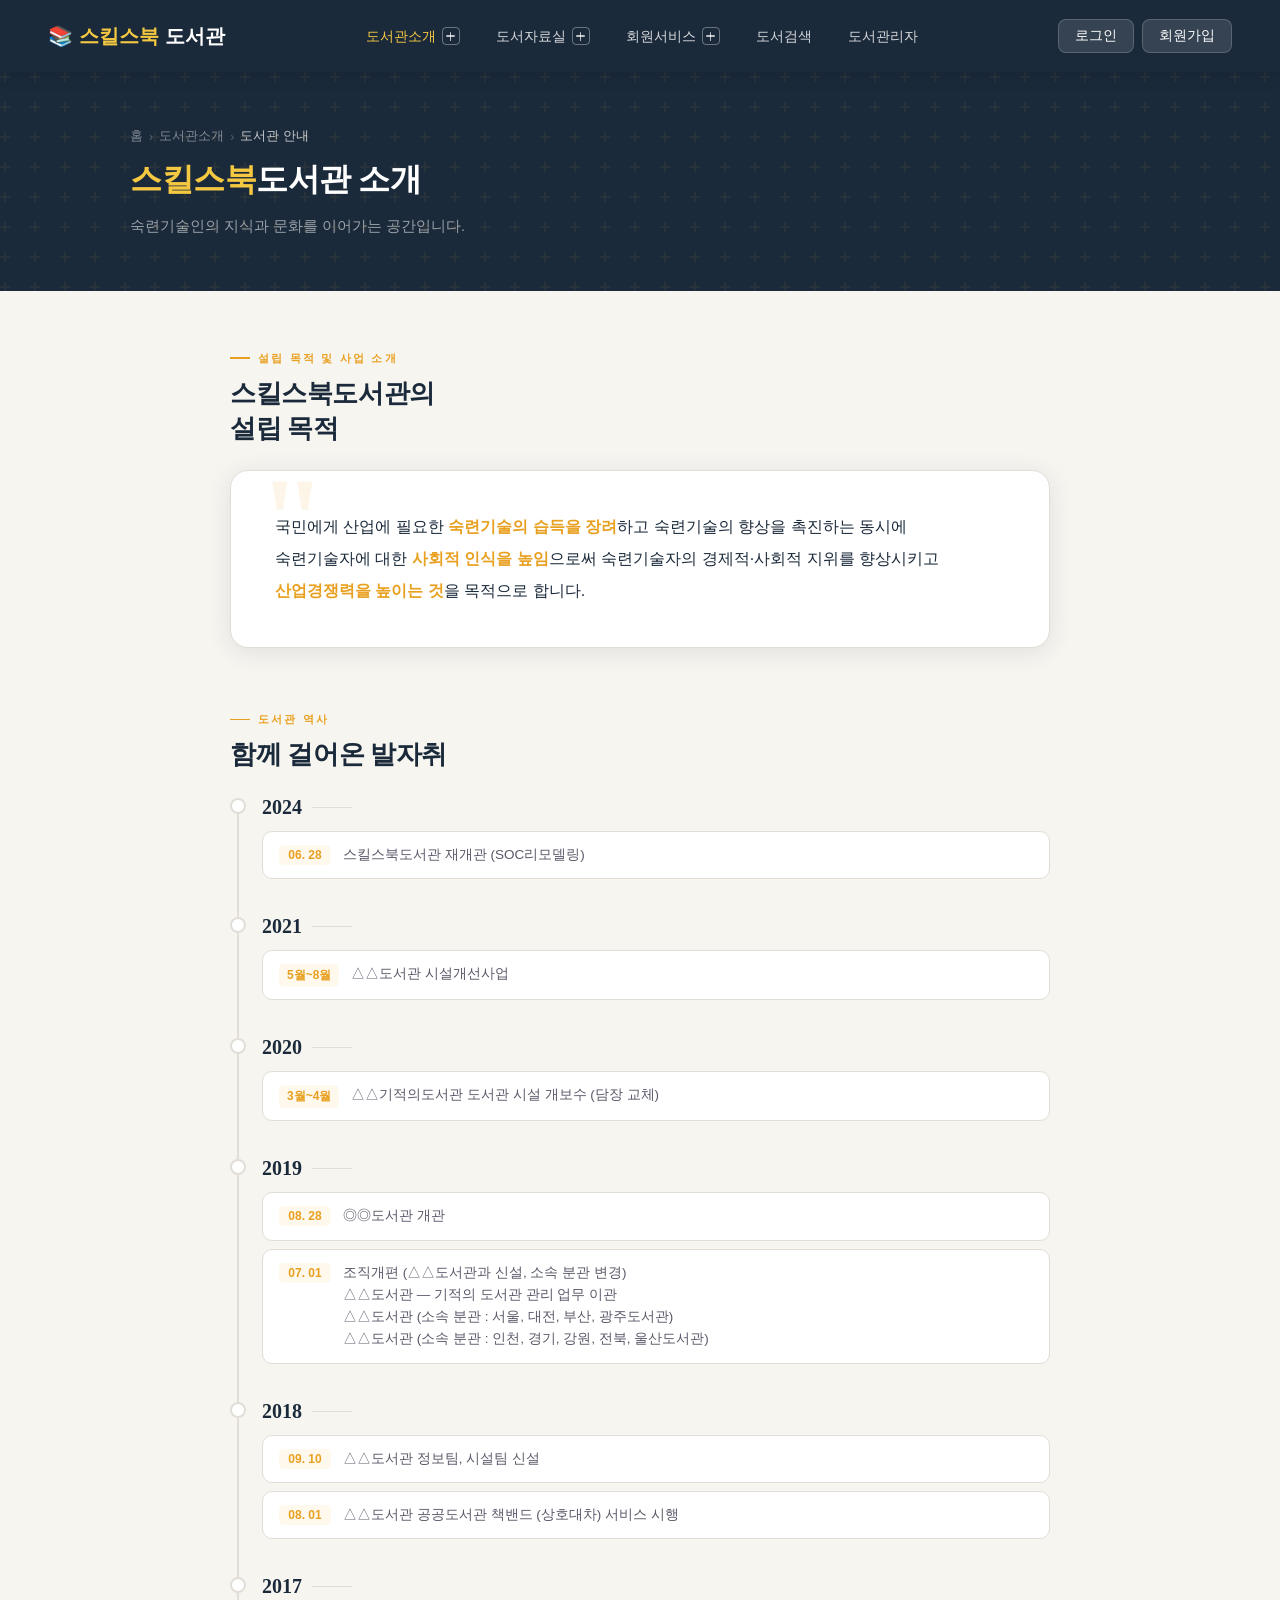
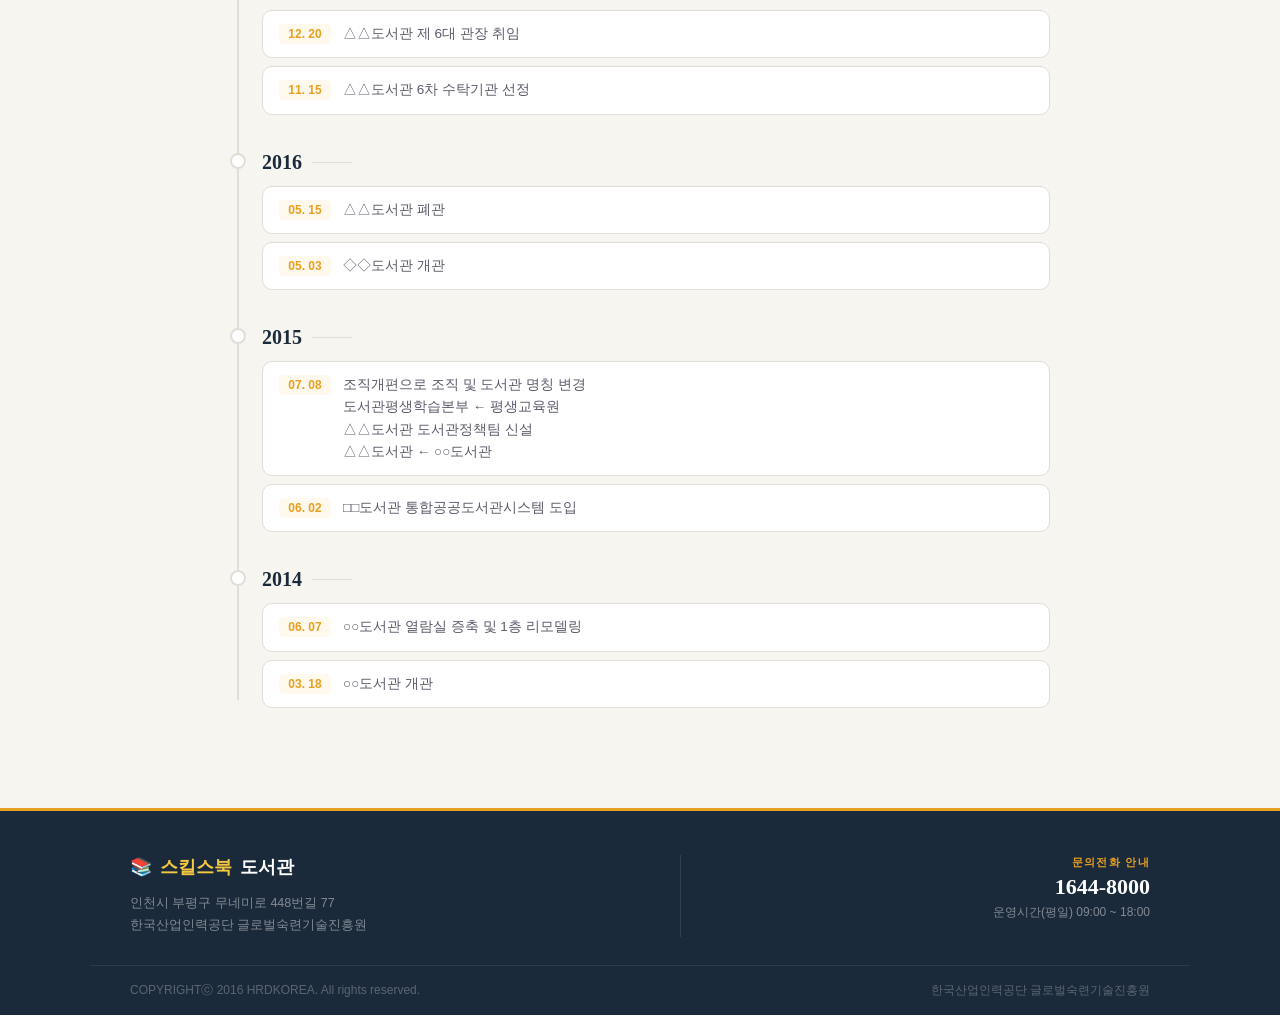
<file: 2026/B/indexxx.html>
<!DOCTYPE html>
<html lang="ko">
<head>
    <meta charset="UTF-8">
    <meta name="viewport" content="width=device-width, initial-scale=1.0">
    <title>도서관 소개 — 스킬스북도서관</title>
    <link rel="stylesheet" href="styleee.css">
</head>
<body>

<!-- LOGIN MODAL -->
<div id="lmodal-wrap">
    <input type="checkbox" id="lmodal">
</div>

<!-- HEADER -->
<header>
    <div class="logo">
        <a href="indexx.html"><span>스킬스북</span>도서관</a>
    </div>
    <nav>
        <ul>
            <li>
                <input type="checkbox" class="nav-toggle" id="nav0">
                <label for="nav0" class="nav-label active">도서관소개 <span class="plus"></span></label>
                <div class="submenu">
                    <a href="indexxx.html" class="active">도서관 안내</a>
                    <a href="#">이용 안내</a>
                    <a href="#">오시는 길</a>
                </div>
            </li>
            <li>
                <input type="checkbox" class="nav-toggle" id="nav1">
                <label for="nav1" class="nav-label">도서자료실 <span class="plus"></span></label>
                <div class="submenu">
                    <a href="#">추천도서</a>
                    <a href="#">신간도서</a>
                    <a href="#">대출도서</a>
                </div>
            </li>
            <li>
                <input type="checkbox" class="nav-toggle" id="nav2">
                <label for="nav2" class="nav-label">회원서비스 <span class="plus"></span></label>
                <div class="submenu">
                    <a href="#">회원정보</a>
                    <a href="#">대출조회</a>
                    <a href="#">도서예약</a>
                </div>
            </li>
            <li><a href="#">도서검색</a></li>
            <li><a href="#">도서관리자</a></li>
        </ul>
    </nav>
    <div class="user">
        <input type="checkbox" id="lmodal">
        <label for="lmodal" class="login">로그인</label>
        <a href="#">회원가입</a>
        <div class="login-modal">
            <div class="lmodal-box">
                <label class="x" for="lmodal">×</label>
                <div class="fgroup"><label>아이디</label><input type="text" placeholder="아이디를 입력하세요"></div>
                <div class="fgroup"><label>비밀번호</label><input type="password" placeholder="비밀번호를 입력하세요"></div>
                <a href="#" class="login-cta">로그인</a>
                <div class="login-links">
                    <a href="#">아이디 찾기</a>
                    <a href="#">비밀번호 찾기</a>
                    <a href="#">회원가입</a>
                </div>
            </div>
        </div>
    </div>
</header>

<!-- PAGE HERO -->
<div class="page-hero">
    <div class="page-hero-inner">
        <p class="page-breadcrumb">
            <a href="index.html" style="color:rgba(255,255,255,0.45);text-decoration:none;">홈</a>
            <span>›</span> 도서관소개
            <span>›</span> <span style="color:rgba(255,255,255,0.75);">도서관 안내</span>
        </p>
        <h1 class="page-title"><em>스킬스북</em>도서관 소개</h1>
        <p class="page-desc">숙련기술인의 지식과 문화를 이어가는 공간입니다.</p>
    </div>
</div>

<!-- CONTENT -->
<div class="content-wrap">

    <!-- 본문 -->
    <div class="content-body">
        <!-- 설립 목적 -->
        <section class="intro-section" id="purpose">
            <p class="section-eyebrow">설립 목적 및 사업 소개</p>
            <h2 class="section-heading">스킬스북도서관의<br>설립 목적</h2>
            <div class="purpose-card">
                <p class="purpose-text">
                    국민에게 산업에 필요한 <strong>숙련기술의 습득을 장려</strong>하고 숙련기술의 향상을 촉진하는 동시에
                    숙련기술자에 대한 <strong>사회적 인식을 높임</strong>으로써 숙련기술자의 경제적·사회적 지위를 향상시키고
                    <strong>산업경쟁력을 높이는 것</strong>을 목적으로 합니다.
                </p>
            </div>
        </section>

        <!-- 도서관 역사 -->
        <section class="intro-section" id="history">
            <p class="section-eyebrow">도서관 역사</p>
            <h2 class="section-heading">함께 걸어온 발자취</h2>
            <div class="timeline">
                <div class="timeline-year">
                    <div class="year-badge"></div>
                    <p class="year-label">2024</p>
                    <div class="year-events">
                        <div class="event-item">
                            <span class="event-date">06. 28</span>
                            <span class="event-text">스킬스북도서관 재개관 (SOC리모델링)</span>
                        </div>
                    </div>
                </div>
                <div class="timeline-year">
                    <div class="year-badge"></div>
                    <p class="year-label">2021</p>
                    <div class="year-events">
                        <div class="event-item">
                            <span class="event-date">5월~8월</span>
                            <span class="event-text">△△도서관 시설개선사업</span>
                        </div>
                    </div>
                </div>

                <div class="timeline-year">
                    <div class="year-badge"></div>
                    <p class="year-label">2020</p>
                    <div class="year-events">
                        <div class="event-item">
                            <span class="event-date">3월~4월</span>
                            <span class="event-text">△△기적의도서관 도서관 시설 개보수 (담장 교체)</span>
                        </div>
                    </div>
                </div>

                <div class="timeline-year">
                    <div class="year-badge"></div>
                    <p class="year-label">2019</p>
                    <div class="year-events">
                        <div class="event-item">
                            <span class="event-date">08. 28</span>
                            <span class="event-text">◎◎도서관 개관</span>
                        </div>
                        <div class="event-item">
                            <span class="event-date">07. 01</span>
                            <span class="event-text">조직개편 (△△도서관과 신설, 소속 분관 변경)<br>
                            △△도서관 — 기적의 도서관 관리 업무 이관<br>
                            △△도서관 (소속 분관 : 서울, 대전, 부산, 광주도서관)<br>
                            △△도서관 (소속 분관 : 인천, 경기, 강원, 전북, 울산도서관)</span>
                        </div>
                    </div>
                </div>

                <div class="timeline-year">
                    <div class="year-badge"></div>
                    <p class="year-label">2018</p>
                    <div class="year-events">
                        <div class="event-item">
                            <span class="event-date">09. 10</span>
                            <span class="event-text">△△도서관 정보팀, 시설팀 신설</span>
                        </div>
                        <div class="event-item">
                            <span class="event-date">08. 01</span>
                            <span class="event-text">△△도서관 공공도서관 책밴드 (상호대차) 서비스 시행</span>
                        </div>
                    </div>
                </div>

                <div class="timeline-year">
                    <div class="year-badge"></div>
                    <p class="year-label">2017</p>
                    <div class="year-events">
                        <div class="event-item">
                            <span class="event-date">12. 20</span>
                            <span class="event-text">△△도서관 제 6대 관장 취임</span>
                        </div>
                        <div class="event-item">
                            <span class="event-date">11. 15</span>
                            <span class="event-text">△△도서관 6차 수탁기관 선정</span>
                        </div>
                    </div>
                </div>

                <div class="timeline-year">
                    <div class="year-badge"></div>
                    <p class="year-label">2016</p>
                    <div class="year-events">
                        <div class="event-item">
                            <span class="event-date">05. 15</span>
                            <span class="event-text">△△도서관 폐관</span>
                        </div>
                        <div class="event-item">
                            <span class="event-date">05. 03</span>
                            <span class="event-text">◇◇도서관 개관</span>
                        </div>
                    </div>
                </div>

                <div class="timeline-year">
                    <div class="year-badge"></div>
                    <p class="year-label">2015</p>
                    <div class="year-events">
                        <div class="event-item">
                            <span class="event-date">07. 08</span>
                            <span class="event-text">조직개편으로 조직 및 도서관 명칭 변경<br>
                            도서관평생학습본부 ← 평생교육원<br>
                            △△도서관 도서관정책팀 신설<br>
                            △△도서관 ← ○○도서관</span>
                        </div>
                        <div class="event-item">
                            <span class="event-date">06. 02</span>
                            <span class="event-text">□□도서관 통합공공도서관시스템 도입</span>
                        </div>
                    </div>
                </div>

                <div class="timeline-year">
                    <div class="year-badge"></div>
                    <p class="year-label">2014</p>
                    <div class="year-events">
                        <div class="event-item">
                            <span class="event-date">06. 07</span>
                            <span class="event-text">○○도서관 열람실 증축 및 1층 리모델링</span>
                        </div>
                        <div class="event-item">
                            <span class="event-date">03. 18</span>
                            <span class="event-text">○○도서관 개관</span>
                        </div>
                    </div>
                </div>

            </div>
        </section>

    </div><!-- /content-body -->
</div><!-- /content-wrap -->

<!-- FOOTER -->
<footer>
    <div class="footer-inner">
        <div class="footer-brand">
            <p class="footer-logo"><span>스킬스북</span>도서관</p>
            <p class="footer-addr">
                인천시 부평구 무네미로 448번길 77<br>
                한국산업인력공단 글로벌숙련기술진흥원
            </p>
        </div>
        <div class="footer-divider"></div>
        <div class="footer-contact">
            <span class="footer-contact-label">문의전화 안내</span>
            <span class="footer-contact-value">1644-8000</span>
            <span class="footer-contact-sub">운영시간(평일) 09:00 ~ 18:00</span>
        </div>
    </div>
    <div class="footer-bar">
        <span>COPYRIGHTⓒ 2016 HRDKOREA. All rights reserved.</span>
        <span>한국산업인력공단 글로벌숙련기술진흥원</span>
    </div>
</footer>

</body>
</html>
</file>
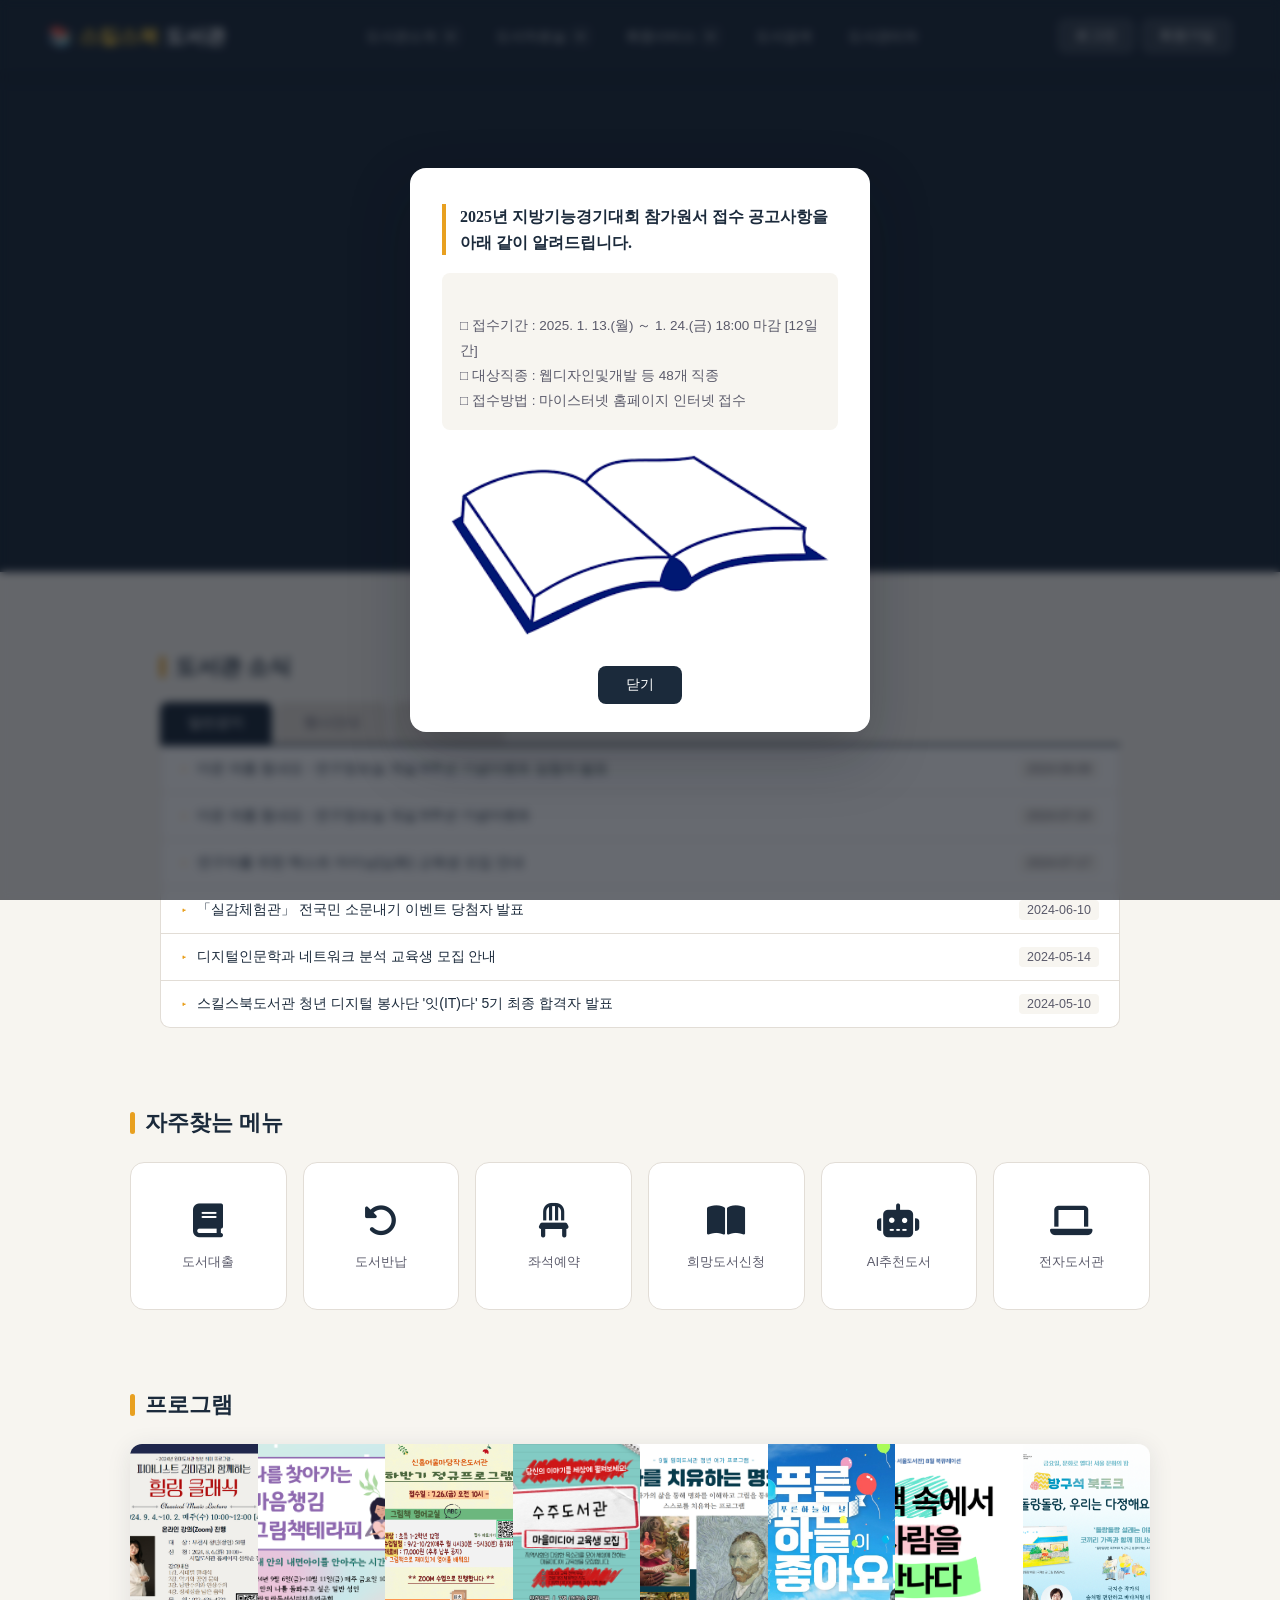
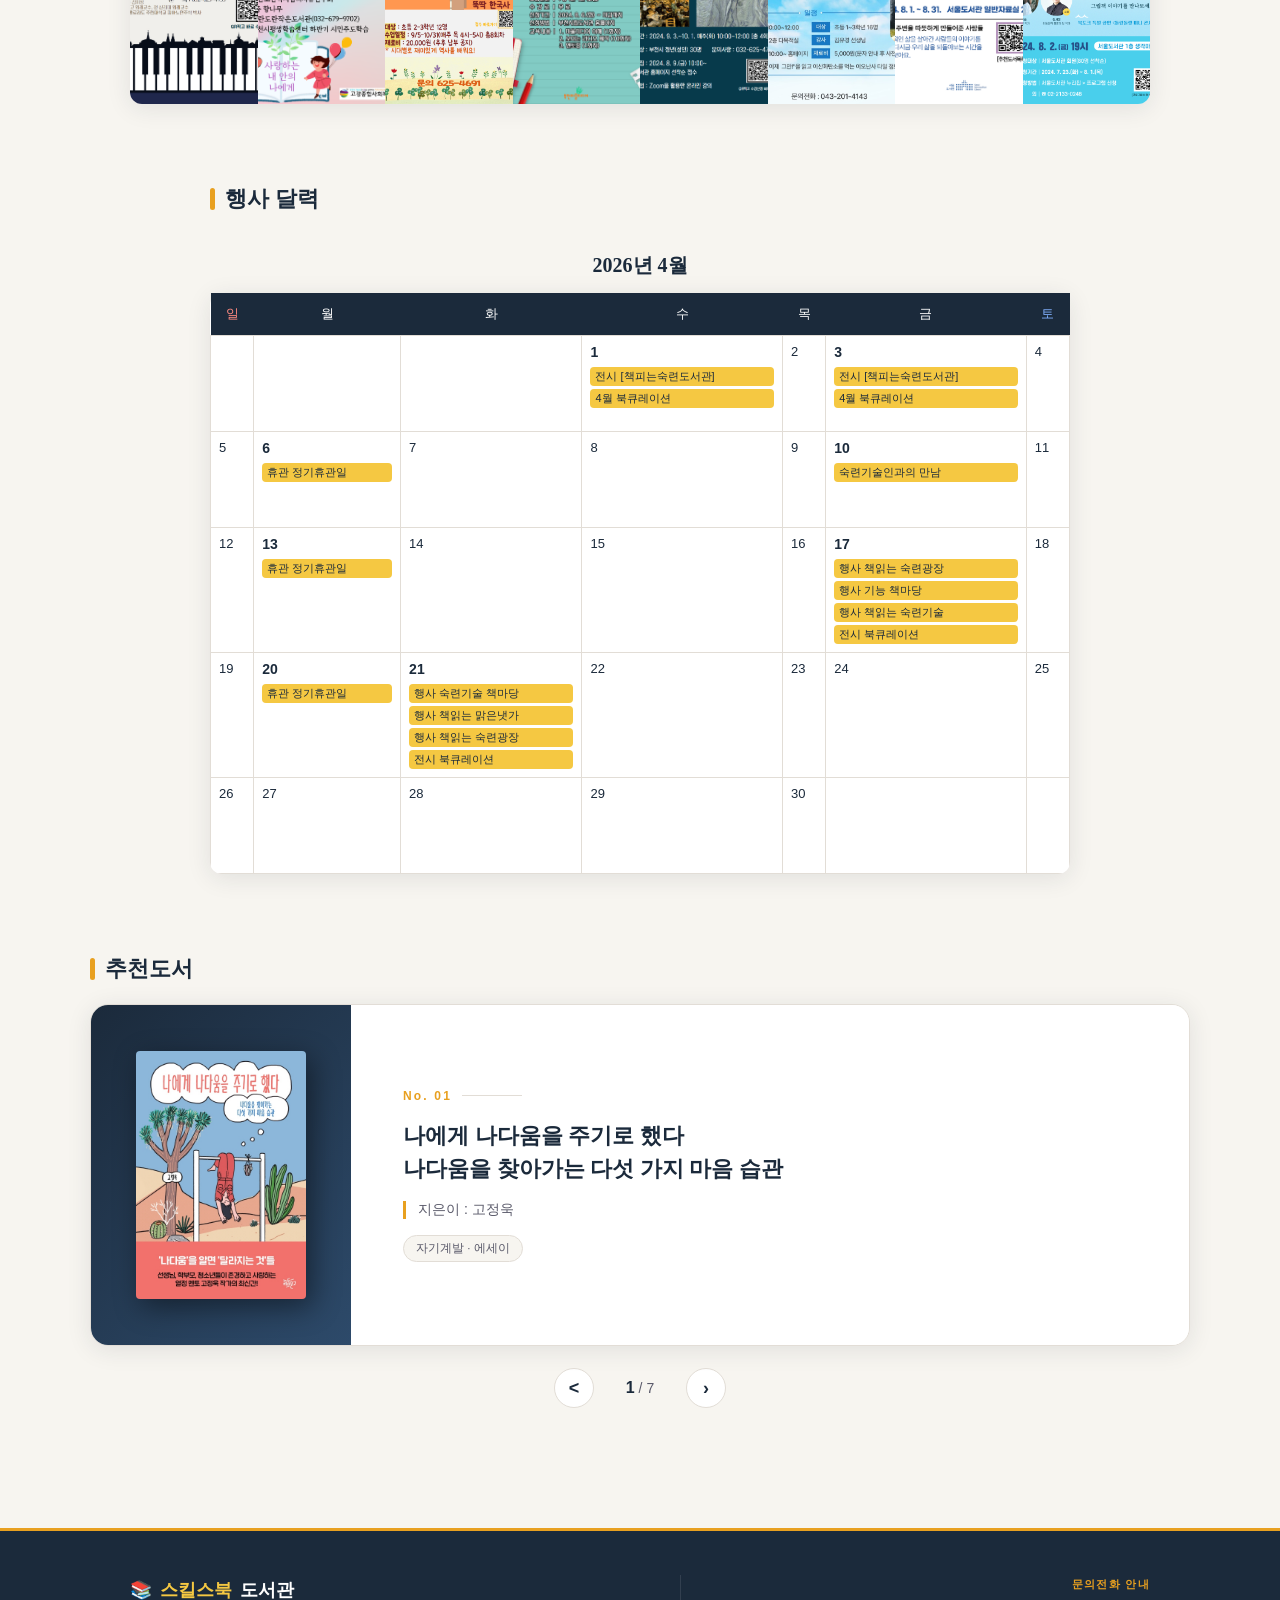
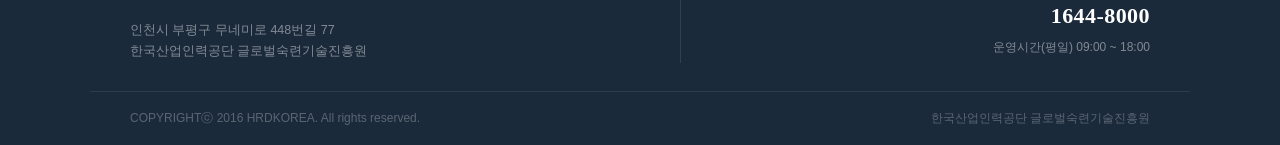
<file: 2026/B/indsexx.html>
<!DOCTYPE html>
<html lang="ko">
<head>
    <meta charset="UTF-8">
    <meta name="viewport" content="width=device-width, initial-scale=1.0">
    <title>스킬스북도서관</title>
    <link rel="stylesheet" href="fontawesome/css/all.css">
    <link rel="stylesheet" href="stylee.css">
</head>
<body>

    <!-- POPUP -->
    <input type="checkbox" id="pclose">
    <div class="modal" id="popup">
        <div class="modal-box">
            <h2>2025년 지방기능경기대회 참가원서 접수 공고사항을 아래 같이 알려드립니다.</h2>
            <p style="white-space: pre-line;">
□ 접수기간 : 2025. 1. 13.(월) ～ 1. 24.(금) 18:00 마감 [12일간]
□ 대상직종 : 웹디자인및개발 등 48개 직종
□ 접수방법 : 마이스터넷 홈페이지 인터넷 접수
            </p>
            <img src="B-Module/images/images (5).png">
            <label for="pclose" class="close">닫기</label>
        </div>
    </div>

    <!-- HEADER -->
    <header>
        <div class="logo">
            <a href="#"><span>스킬스북</span>도서관</a>
        </div>
        <nav>
            <ul>
                <li>
                    <input type="checkbox" class="nav-toggle" id="nav0">
                    <a href="#">도서관소개 <label for="nav0" class="plus">+</label></a>
                    <div class="submenu">
                        <a href="#">도서관 안내</a>
                        <a href="#">이용 안내</a>
                        <a href="#">오시는 길</a>
                    </div>
                </li>
                <li>
                    <input type="checkbox" class="nav-toggle" id="nav1">
                    <a href="#">도서자료실 <label for="nav1" class="plus">+</label></a>
                    <div class="submenu">
                        <a href="#">추천도서</a>
                        <a href="#">신간도서</a>
                        <a href="#">대출도서</a>
                    </div>
                </li>
                <li>
                    <input type="checkbox" class="nav-toggle" id="nav2">
                    <a href="#">회원서비스 <label for="nav2" class="plus">+</label></a>
                    <div class="submenu">
                        <a href="#">회원정보</a>
                        <a href="#">대출조회</a>
                        <a href="#">도서예약</a>
                    </div>
                </li>
                <li>
                    <a href="#">도서검색</a>
                </li>
                <li>
                    <a href="#">도서관리자</a>
                </li>
            </ul>
        </nav>
        <div class="user">
            <input type="checkbox" id="lmodal">
            <label for="lmodal" class="login">로그인</label>
            <a class="sign" href="#">회원가입</a>
            <div class="login-modal">
                <div class="lmodal-box">
                    <label class="x" for="lmodal">×</label>
                    <div class="fgroup">
                        <label>아이디</label>
                        <input type="text" placeholder="아이디를 입력하세요">
                    </div>
                    <div class="fgroup">
                        <label>비밀번호</label>
                        <input type="password" placeholder="비밀번호를 입력하세요">
                    </div>
                    <a href="#" class="login-cta">로그인</a>
                    <div class="login-links">
                        <a href="#">아이디 찾기</a>
                        <a href="#">비밀번호 찾기</a>
                        <a href="#">회원가입</a>
                    </div>
                </div>
            </div>
        </div>
    </header>

    <!-- VISUAL SLIDER -->
    <div class="visual">
        <div class="slides">
            <div class="slide slide1">
                <img src="B-Module/images/images (8).jpg">
                <div class="text">스킬스북도서관에 오신 것을 환영합니다</div>
            </div>
            <div class="slide slide2">
                <img src="B-Module/images/images (43).jpg">
                <div class="text">다양한 도서를 자유롭게 이용하세요</div>
            </div>
            <div class="slide slide3">
                <img src="B-Module/images/images (45).jpg">
                <div class="text">지식과 정보를 나누는 공간</div>
            </div>
        </div>
        <div class="progress"></div>
    </div>

    <!-- NOTICE -->
    <div class="notice">
        <h2 class="notice-title">도서관 소식</h2>
        <input type="radio" name="tab" id="tab1" checked>
        <input type="radio" name="tab" id="tab2">
        <input type="radio" name="tab" id="tab3">
        <div class="tab-menu">
            <label for="tab1">일반공지</label>
            <label for="tab2">행사안내</label>
            <label for="tab3">채용안내</label>
        </div>
        <div class="tab-content">
            <div class="content c1">
                <ul>
                    <li><span>더운 여름 힘내요 - 연구정보실 개실 6주년 기념이벤트 당첨자 발표</span><em>2024-08-08</em></li>
                    <li><span>더운 여름 힘내요 - 연구정보실 개실 6주년 기념이벤트</span><em>2024-07-24</em></li>
                    <li><span>연구자를 위한 텍스트 마이닝(심화) 교육생 모집 안내</span><em>2024-07-17</em></li>
                    <li><span>「실감체험관」 전국민 소문내기 이벤트 당첨자 발표</span><em>2024-06-10</em></li>
                    <li><span>디지털인문학과 네트워크 분석 교육생 모집 안내</span><em>2024-05-14</em></li>
                    <li><span>스킬스북도서관 청년 디지털 봉사단 '잇(IT)다' 5기 최종 합격자 발표</span><em>2024-05-10</em></li>
                </ul>
            </div>
            <div class="content c2">
                <ul>
                    <li><span>2024년 제9회 월간 인문학을 만나다 강연 안내</span><em>2024-08-08</em></li>
                    <li><span>스킬스북도서관 간식박스 7월 당첨 발표</span><em>2024-08-07</em></li>
                    <li><span>별 헤는 실감체험관 이벤트</span><em>2024-07-25</em></li>
                    <li><span>2024년 제8회 월간 인문학을 만나다 강연 안내</span><em>2024-07-15</em></li>
                    <li><span>스킬스북도서관 간식박스 이벤트</span><em>2024-07-02</em></li>
                    <li><span>2024년 제7회 월간 인문학을 만나다 강연 안내</span><em>2024-07-01</em></li>
                </ul>
            </div>
            <div class="content c3">
                <ul>
                    <li><span>사서직 공무원 경력경쟁채용 필기시험 정답가안 공개</span><em>2024-08-03</em></li>
                    <li><span>공무직 근로자 채용 서류전형 합격자 공고</span><em>2024-08-02</em></li>
                    <li><span>사서직 공무원 필기시험 일정 및 장소 공고</span><em>2024-07-26</em></li>
                    <li><span>공무직 근로자 채용공고 재공고</span><em>2024-07-24</em></li>
                    <li><span>국가서지과 공무직 최종 합격자 공고</span><em>2024-07-18</em></li>
                    <li><span>기간제 근로자 최종합격자 공고</span><em>2024-07-16</em></li>
                </ul>
            </div>
        </div>
    </div>

    <!-- QUICK MENU -->
    <div class="quick">
        <h2 class="quick-title">자주찾는 메뉴</h2>
        <div class="quick-menu">
            <div class="q-item"><div class="icon"><i class="fa-solid fa-book"></i></div><p>도서대출</p></div>
            <div class="q-item"><div class="icon"><i class="fa-solid fa-rotate-left"></i></div><p>도서반납</p></div>
            <div class="q-item"><div class="icon"><i class="fa-solid fa-chair"></i></div><p>좌석예약</p></div>
            <div class="q-item"><div class="icon"><i class="fa-solid fa-book-open"></i></div><p>희망도서신청</p></div>
            <div class="q-item"><div class="icon"><i class="fa-solid fa-robot"></i></div><p>AI추천도서</p></div>
            <div class="q-item"><div class="icon"><i class="fa-solid fa-laptop"></i></div><p>전자도서관</p></div>
        </div>
    </div>

    <!-- PROGRAM -->
    <div class="program">
        <h2 class="quick-title">프로그램</h2>
        <input type="checkbox" id="p1">
        <input type="checkbox" id="p2">
        <input type="checkbox" id="p3">
        <input type="checkbox" id="p4">
        <input type="checkbox" id="p5">
        <input type="checkbox" id="p6">
        <input type="checkbox" id="p7">
        <input type="checkbox" id="p8">
        <div class="program-list">
            <label for="p1" class="item"><img src="B-Module/프로그램/1.jpg"></label>
            <label for="p2" class="item"><img src="B-Module/프로그램/2.png"></label>
            <label for="p3" class="item"><img src="B-Module/프로그램/3.jpg"></label>
            <label for="p4" class="item"><img src="B-Module/프로그램/4.png"></label>
            <label for="p5" class="item"><img src="B-Module/프로그램/5.jpg"></label>
            <label for="p6" class="item"><img src="B-Module/프로그램/6.jpg"></label>
            <label for="p7" class="item"><img src="B-Module/프로그램/7.jpg"></label>
            <label for="p8" class="item"><img src="B-Module/프로그램/8.jpg"></label>
        </div>
        <div class="pop1"><div class="popup-box"><img src="B-Module/프로그램/1.jpg"><p>피아니스트 김미정과 함께하는 힐링 클래식</p><label for="p1" class="close">닫기</label></div></div>
        <div class="pop2"><div class="popup-box"><img src="B-Module/프로그램/2.png"><p>도란도란] 나를 찾아가는 마음챙김 그림책테라피</p><label for="p2" class="close">닫기</label></div></div>
        <div class="pop3"><div class="popup-box"><img src="B-Module/프로그램/3.jpg"><p>신흥어울마당작은]2024년 하반기 프로그램 '뚝딱 한국사'</p><label for="p3" class="close">닫기</label></div></div>
        <div class="pop4"><div class="popup-box"><img src="B-Module/프로그램/4.png"><p>[수주](성인)마을미디어 교육생 모집</p><label for="p4" class="close">닫기</label></div></div>
        <div class="pop5"><div class="popup-box"><img src="B-Module/프로그램/5.jpg"><p>나를 치유하는 명화</p><label for="p5" class="close">닫기</label></div></div>
        <div class="pop6"><div class="popup-box"><img src="B-Module/프로그램/6.jpg"><p>[문화가 있는 날] 푸른 하늘이 좋아요!</p><label for="p6" class="close">닫기</label></div></div>
        <div class="pop7"><div class="popup-box"><img src="B-Module/프로그램/7.jpg"><p>책 속에서 사람을 만나다</p><label for="p7" class="close">닫기</label></div></div>
        <div class="pop8"><div class="popup-box"><img src="B-Module/프로그램/8.jpg"><p>서울 문화의 밤(8월) 행사 - 국지승 그림책 작가와 방구석 북토크</p><label for="p8" class="close">닫기</label></div></div>
    </div>

    <!-- CALENDAR -->
    <div class="calendar-area">
        <h2 class="calendar-title">행사 달력</h2>
        <table class="calendar">
            <caption>2026년 4월</caption>
            <tr><th>일</th><th>월</th><th>화</th><th>수</th><th>목</th><th>금</th><th>토</th></tr>
            <tr>
                <td></td><td></td><td></td>
                <td><b>1</b><p class="event">전시 [책피는숙련도서관]</p><p class="event">4월 북큐레이션</p></td>
                <td>2</td>
                <td><b>3</b><p class="event">전시 [책피는숙련도서관]</p><p class="event">4월 북큐레이션</p></td>
                <td>4</td>
            </tr>
            <tr>
                <td>5</td>
                <td><b>6</b><p class="event">휴관 정기휴관일</p></td>
                <td>7</td><td>8</td><td>9</td>
                <td><b>10</b><p class="event">숙련기술인과의 만남</p></td>
                <td>11</td>
            </tr>
            <tr>
                <td>12</td>
                <td><b>13</b><p class="event">휴관 정기휴관일</p></td>
                <td>14</td><td>15</td><td>16</td>
                <td><b>17</b><p class="event">행사 책읽는 숙련광장</p><p class="event">행사 기능 책마당</p><p class="event">행사 책읽는 숙련기술</p><p class="event">전시 북큐레이션</p></td>
                <td>18</td>
            </tr>
            <tr>
                <td>19</td>
                <td><b>20</b><p class="event">휴관 정기휴관일</p></td>
                <td><b>21</b><p class="event">행사 숙련기술 책마당</p><p class="event">행사 책읽는 맑은냇가</p><p class="event">행사 책읽는 숙련광장</p><p class="event">전시 북큐레이션</p></td>
                <td>22</td><td>23</td><td>24</td><td>25</td>
            </tr>
            <tr><td>26</td><td>27</td><td>28</td><td>29</td><td>30</td><td></td><td></td></tr>
        </table>
    </div>

    <!-- BOOKS (추천도서) -->
    <div class="books">
        <input type="radio" name="slide" id="s1" checked>
        <input type="radio" name="slide" id="s2">
        <input type="radio" name="slide" id="s3">
        <input type="radio" name="slide" id="s4">
        <input type="radio" name="slide" id="s5">
        <input type="radio" name="slide" id="s6">
        <input type="radio" name="slide" id="s7">
 
        <h2 class="notice-title">추천도서</h2>
 
        <!-- 슬라이드 영역 -->
        <div class="top-area">
            <div class="card-track">
 
                <div class="book-card">
                    <div class="book-cover-wrap">
                        <img class="book-cover" src="B-Module/추천도서/추천도서1.jpg">
                        <div class="cover-fallback" style="display:none">📖</div>
                    </div>
                    <div class="card-body">
                        <span class="card-num">No. 01</span>
                        <p class="card-title">나에게 나다움을 주기로 했다<br>나다움을 찾아가는 다섯 가지 마음 습관</p>
                        <p class="card-author">지은이 : 고정욱</p>
                        <span class="card-badge">자기계발 · 에세이</span>
                    </div>
                </div>
 
                <div class="book-card">
                    <div class="book-cover-wrap">
                        <img class="book-cover" src="B-Module/추천도서/추천도서2.jpg">
                        <div class="cover-fallback" style="display:none">📖</div>
                    </div>
                    <div class="card-body">
                        <span class="card-num">No. 02</span>
                        <p class="card-title">여름이 반짝</p>
                        <p class="card-author">지은이 : 김수빈</p>
                        <span class="card-badge">소설 · 청소년</span>
                    </div>
                </div>
 
                <div class="book-card">
                    <div class="book-cover-wrap">
                        <img class="book-cover" src="B-Module/추천도서/추천도서3.jpg">
                        <div class="cover-fallback" style="display:none">📖</div>
                    </div>
                    <div class="card-body">
                        <span class="card-num">No. 03</span>
                        <p class="card-title">사랑 한 꼬집을 넣으면</p>
                        <p class="card-author">지은이 : 배리 팀스</p>
                        <span class="card-badge">그림책 · 가족</span>
                    </div>
                </div>
 
                <div class="book-card">
                    <div class="book-cover-wrap">
                        <img class="book-cover" src="B-Module/추천도서/추천도서4.jpg">
                        <div class="cover-fallback" style="display:none">📖</div>
                    </div>
                    <div class="card-body">
                        <span class="card-num">No. 04</span>
                        <p class="card-title">정말 정말 소리 지르고 싶어!</p>
                        <p class="card-author">지은이 : 사이먼 필립</p>
                        <span class="card-badge">그림책 · 감정표현</span>
                    </div>
                </div>
 
                <div class="book-card">
                    <div class="book-cover-wrap">
                        <img class="book-cover" src="B-Module/추천도서/추천도서5.jpg">
                        <div class="cover-fallback" style="display:none">📖</div>
                    </div>
                    <div class="card-body">
                        <span class="card-num">No. 05</span>
                        <p class="card-title">힐빌리의 노래<br>위기의 가정과 문화에 대한 회고</p>
                        <p class="card-author">지은이 : J.D 밴스</p>
                        <span class="card-badge">논픽션 · 사회</span>
                    </div>
                </div>
 
                <div class="book-card">
                    <div class="book-cover-wrap">
                        <img class="book-cover" src="B-Module/추천도서/추천도서6.jpg">
                        <div class="cover-fallback" style="display:none">📖</div>
                    </div>
                    <div class="card-body">
                        <span class="card-num">No. 06</span>
                        <p class="card-title">(허영만의) 커피 한잔 할까요?</p>
                        <p class="card-author">지은이 : 허영만</p>
                        <span class="card-badge">만화 · 문화</span>
                    </div>
                </div>
 
                <div class="book-card">
                    <div class="book-cover-wrap">
                        <img class="book-cover" src="B-Module/추천도서/추천도서7.jpg">
                        <div class="cover-fallback" style="display:none">📖</div>
                    </div>
                    <div class="card-body">
                        <span class="card-num">No. 07</span>
                        <p class="card-title">두더지의 여름: 김상근 그림책</p>
                        <p class="card-author">지은이 : 김상근</p>
                        <span class="card-badge">그림책 · 계절</span>
                    </div>
                </div>
 
            </div>
        </div>
 
        <!-- 이전 / 현재번호·총개수 / 다음 -->
        <div class="control">
            <div class="state s1">
                <label for="s7"><</label>
                <span><b>1</b> / 7</span>
                <label for="s2">&#8250;</label>
            </div>
            <div class="state s2">
                <label for="s1"><</label>
                <span><b>2</b> / 7</span>
                <label for="s3">></label>
            </div>
            <div class="state s3">
                <label for="s2"><</label>
                <span><b>3</b> / 7</span>
                <label for="s4">></label>
            </div>
            <div class="state s4">
                <label for="s3"><</label>
                <span><b>4</b> / 7</span>
                <label for="s5">></label>
            </div>
            <div class="state s5">
                <label for="s4"><</label>
                <span><b>5</b> / 7</span>
                <label for="s6">></label>
            </div>
            <div class="state s6">
                <label for="s5"><</label>
                <span><b>6</b> / 7</span>
                <label for="s7">></label>
            </div>
            <div class="state s7">
                <label for="s6"><</label>
                <span><b>7</b> / 7</span>
                <label for="s1">></label>
            </div>
        </div>
    </div>
    <footer>
        <div class="footer-inner">
            <div class="footer-brand">
                <p class="footer-logo"><span>스킬스북</span>도서관</p>
                <p class="footer-addr">
                    인천시 부평구 무네미로 448번길 77<br>
                    한국산업인력공단 글로벌숙련기술진흥원
                </p>
            </div>
        <div class="footer-divider"></div>
            <div class="footer-contact">
                <div class="footer-contact-item">
                    <span class="footer-contact-label">문의전화 안내</span>
                    <span class="footer-contact-value">1644-8000</span>
                    <span class="footer-contact-sub">운영시간(평일) 09:00 ~ 18:00</span>
                </div>
            </div>
        </div>
        <div class="footer-bar">
            <span>COPYRIGHTⓒ 2016 HRDKOREA. All rights reserved.</span>
            <span>한국산업인력공단 글로벌숙련기술진흥원</span>
        </div>
    </footer>
</body>
</html>
</file>
<file: 2026/B/style.css>
body {
    margin: 0;
    font-family: 맑은 고딕;
}

#pclose,#lmodal{
    display:none;
}
.modal {
    position: fixed;
    top: 0;
    left: 0;
    width: 100%;
    height: 100%;
    background: rgba(0,0,0,0.5);
    display: flex;
    align-items: center;
    justify-content: center;
    animation: fade 0.5s;
    z-index: 999;
    display: flex;
}
#pclose:checked + .modal{
    display:none;
}

.modal-box {
    background: white;
    width: 420px;
    padding: 25px;
    border-radius: 6px;
    text-align: center;
    animation: pop 0.4s;
}

.modal-box h2 {
    margin-top: 0;
    color: #2c3e50;
}

.modal-box img {
    width: 100%;
    margin: 15px 0;
}

.close {
    display: inline-block;
    background: #2c3e50;
    color: white;
    padding: 8px 20px;
    text-decoration: none;
    border: none;
}

.close:hover {
    background: #f1c40f;
    color: black;
    cursor: pointer;
}

@keyframes fade {
    from {
        opacity: 0;
    }
    to {
        opacity: 1;
    }
}

@keyframes pop {
    from {
        transform: scale(0.8);
    }
    to {
        transform: scale(1);
    }
}

header {
    width: 100%;
    height: 80px;
    background: #2c3e50;
    display: flex;
    align-items: center;
    justify-content: space-between;
    padding: 0 40px;
    box-sizing: border-box;
}

.logo a {
    text-decoration: none;
    color: white;
    font-size: 22px;
    font-weight: bold;
}

.logo span {
    color: #f1c40f;
}

nav {
    height: 80px;
}

nav ul {
    list-style: none;
    display: flex;
    margin: 0;
    padding: 0;
    height: 80px;
}

nav ul li {
    margin: 0 20px;
    position: relative;
}

nav ul li a {
    text-decoration: none;
    color: white;
    font-size: 15px;
    line-height: 80px;
}

nav ul li:hover > a {
    color: #f1c40f;
}

.plus {
    margin-left: 5px;
    display: inline-block;
    transition: 0.3s;
}

nav ul li:hover .plus {
    transform: rotate(45deg);
}

.submenu {
    position: absolute;
    top: 60px;
    left: 0;
    background: white;
    display: none;
    flex-direction: column;
    min-width: 140px;
    border-radius: 4px;
    overflow: hidden;
    animation: menu 0.3s;
    z-index: 1;
}

.submenu a {
    padding: 10px;
    color: #2c3e50;
    text-decoration: none;
    line-height: 30px;
}

.submenu a:hover {
    background: #f1c40f;
}

nav ul li:hover .submenu {
    display: flex;
}

.user .login,.user a {
    text-decoration: none;
    background: white;
    color: #2c3e50;
    padding: 6px 14px;
    border-radius: 4px;
    margin-left: 10px;
}

.user .login:hover,.user a:hover {
    background: #f1c40f;
    color: black;
    cursor: pointer;
}

.login-modal {
    position: fixed;
    top: 0;
    left: 0;
    width: 100%;
    height: 100%;
    background: rgba(0,0,0,0.5);
    display: none;
    align-items: center;
    justify-content: center;
    animation: fade 0.5s;
    z-index: 900;
}

#lmodal:checked ~ .login-modal{
    display:flex;
}

.lmodal-box {
    position: relative;
    background: white;
    width: 420px;
    min-height: 300px;
    padding: 25px;
    border-radius: 6px;
    text-align: center;
    animation: pop 0.1s;
}

.lmodal-box input {
    width: 90%;
    padding-left: 8px;
    padding-top: 8px;
    padding-bottom: 8px;
}

.lmodal-box .a {
    margin: 33px 0;
}
.lmodal-box .b {
    margin-bottom: 33px;
}
.lg {
    margin-top: 50px;
    width: 93%;
    height: 40px;
    border: none;
    background: #2c3e50;
    color: white;
    font-weight: bold;
}
.lg:hover {
    cursor: pointer;
    background: #f1c40f;
    color: black;
    font-weight: bold;
}
.x {
    position: absolute;
    top: 0%;
    right: 2%;
    font-size: 20px;
    border: none;
    background: none;
}
.x:hover {
    cursor: pointer;
}

@keyframes menu {
    from {
        opacity: 0;
        transform: translateY(-10px);
    }
    to {
        opacity: 1;
        transform: translateY(0);
    }
}

.visual {
    width: 100%;
    height: 400px;
    position: relative;
    overflow: hidden;
}

.slides {
    width: 100%;
    height: 100%;
}

.slide {
    position: absolute;
    width: 100%;
    height: 100%;
    opacity: 0;
}

.slide img {
    width: 100%;
    height: 100%;
    object-fit: cover;
}

.text {
    position: absolute;
    bottom: 60px;
    left: 50px;
    color: white;
    font-size: 30px;
    font-weight: bold;
    text-shadow: 0 0 10px rgba(0,0,0,0.7);
}

.slide1 { animation: slide1 9s infinite; }
.slide2 { animation: slide2 9s infinite; }
.slide3 { animation: slide3 9s infinite; }

@keyframes slide1{
    0% {
        opacity: 1;
    }
    33% {
        opacity: 1;
    }
    34% {
        opacity: 0;
    }
    100% {
        opacity: 0;
    }
}

@keyframes slide2{
    0% {
        opacity: 0;
    }
    33% {
        opacity: 0;
    }
    34% {
        opacity: 1;
    }
    66% {
        opacity: 1;
    }
    67% {
        opacity: 0;
    }
    100% {
        opacity: 0;
    }
}

@keyframes slide3{
    0% {
        opacity: 0;
    }
    66% {
        opacity: 0;
    }
    67% {
        opacity: 1;
    }
    100% {
        opacity: 1;
    }
}

.progress{
    position: absolute;
    bottom: 0;
    left: 0;
    height: 5px;
    background: #f1c40f;
    animation: progress 3s linear infinite;
}

@keyframes progress{
    0% {
        width: 0;
    }
    100% {
        width:100%;
    }
}

.visual:hover .slide, .visual:hover .progress{
    animation-play-state: paused;
}
.notice {
    width: 900px;
    margin: 60px auto;
}

.notice-title {
    margin-bottom: 15px;
    border-left: 5px solid #f1c40f;
    padding-left: 10px;
}

.notice input {
    display: none;
}

.tab-menu {
    display: flex;
    border-bottom: 2px solid #2c3e50;
}

.tab-menu label {
    padding: 12px 25px;
    cursor: pointer;
    background: #eee;
    margin-right: 5px;
    font-weight: bold;
}

.tab-menu label:hover {
    background: #f1c40f;
}

.tab-content {
    border: 1px solid #ccc;
    padding: 15px;
}

.content {
    display: none;
}

.content ul {
    list-style: none;
}

.content li {
    display: flex;
    justify-content: space-between;
    padding: 8px 5px;
    border-bottom: 1px solid #ddd;
    cursor: pointer;
}

.content li:hover {
    background: #f9f9f9;
}

.content span{
    width: 75%;
    white-space: nowrap;
    overflow: hidden;
    text-overflow: ellipsis;
}

.content em {
    font-style: normal;
    color: gray;
}

#tab1:checked ~ .tab-content .c1 {display:block;}
#tab2:checked ~ .tab-content .c2 {display:block;}
#tab3:checked ~ .tab-content .c3 {display:block;}

#tab1:checked ~ .tab-menu label[for="tab1"],
#tab2:checked ~ .tab-menu label[for="tab2"],
#tab3:checked ~ .tab-menu label[for="tab3"]{
    background: #2c3e50;
    color: white;
}

.quick {
    width: 1000px;
    margin: 60px auto;
    text-align: center;
}

.quick-title {
    margin-bottom: 25px;
    border-left: 5px solid #f1c40f;
    padding-left: 10px;
    text-align: left;
}

.quick-menu{
    display:grid;
    grid-template-columns:repeat(6, 1fr);
    gap:20px;
}

.q-item{
    height:140px;
    display:flex;
    flex-direction:column;
    align-items:center;
    justify-content:center;
    background:white;
    border:1px solid #ddd;
    transition:0.3s;
}

.q-item img{
    width:60px;
    height:60px;
    object-fit:contain;
    margin-bottom:10px;
}

.q-item p {
    margin:0;
}

.q-item:hover {
    background: #2c3e50;
    color: white;
    transform: translateY(-5px);
}

.icon {
    font-size: 35px;
    margin-bottom: 10px;
}

.program{
    width:1000px;
    margin:60px auto;
}

.program input{
    display:none;
}

.program-list{
    display:flex;
    height:250px;
}

.item {
    flex: 1;
    position: relative;
    overflow: hidden;
    transition: 0.4s;
    cursor: pointer;
}

.item img {
    width: 100%;
    height: 100%;
    object-fit: cover;
}

.program-list:hover .item {
    flex: 0.8;
}

.program-list .item:hover {
    flex: 2;
}

/* 팝업 */
.pop1,
.pop2,
.pop3,
.pop4,
.pop5,
.pop6,
.pop7,
.pop8 {
    position: fixed;
    top: 0;
    left: 0;
    width: 100%;
    height: 100%;
    background: rgba(0,0,0,0.6);
    display: none;
    justify-content: center;
    align-items: center;

}

#p1:checked ~ .pop1 {display:flex;}
#p2:checked ~ .pop2 {display:flex;}
#p3:checked ~ .pop3 {display:flex;}
#p4:checked ~ .pop4 {display:flex;}
#p5:checked ~ .pop5 {display:flex;}
#p6:checked ~ .pop6 {display:flex;}
#p7:checked ~ .pop7 {display:flex;}
#p8:checked ~ .pop8 {display:flex;}

.popup-box {
    background: white;
    width: 400px;
    min-height: 600px;
    display: flex;
    flex-direction: column;
    align-items: center;
}

.popup-box img {
    width: 300px;
    object-fit: cover;
    margin-bottom: 20px;
}

.popup-box p {
    text-align: center;
}

.close {
    float: right;
    cursor: pointer;
}

.calendar-area{
    width:700px;
    margin:80px auto;
}

.calendar-title{
    border-left:5px solid #f1c40f;
    padding-left:10px;
    margin-bottom:20px;
}

.calendar{
    width:100%;
    border-collapse:collapse;
    background:white;
}

.calendar caption{
    font-size:20px;
    font-weight:bold;
    margin-bottom:10px;
}

.calendar th{
    background:#2c3e50;
    color:white;
    padding:10px;
}

.calendar td{
    height:100px;
    border:1px solid #ddd;
    vertical-align:top;
    padding:5px;
}

.calendar td:hover{
    background:#f9f9f9;
}

.calendar b{
    font-size:14px;
}

.event {
    font-size:11px;
    background:#f1c40f;
    margin-top:3px;
    padding:2px;
}

.books{
width:1100px;
margin:120px auto;
}

.books input{
display:none;
}

.top-area{
display:flex;
gap:80px;
align-items:center;
margin-bottom:40px;
}

.big-book{
    position:relative;
    height:340px;
    display:flex;
    align-items:center;
    justify-content:center;
}

.big-book img{
    box-shadow:0 15px 30px rgba(0,0,0,0.25);
    border-radius:4px;
    width:220px;
    height:320px;
    object-fit:cover;
}

.circle{
    width:320px;
    height:320px;
    border-radius:50%;
    background:#e6e6e6;
    position:absolute;
    left:-60px;
    top:20px;
    z-index:-1;
}

.book{
display:none;
}

.book-info .info{
display:none;
}

.slider{
display:flex;
gap:40px;
justify-content:center;
align-items:flex-end;
}

.slider img{
    opacity:0.4;
    width:100%;
    height:100%;
    transition:0.3s;
    object-fit:cover;
    cursor:pointer;
}

.slider label{
    width:110px;
    height:160px;
    display:flex;
    align-items:center;
    justify-content:center;
}

.slider img:hover{
    opacity:1;
    transform:scale(1.1);
}

.control{
    position:relative;
    width:220px;
    margin:40px auto;
    height:40px;
}

.state{
    position:absolute;
    width:100%;
    display:none;
    justify-content:space-between;
    align-items:center;
}

.control span{
    font-size:18px;
    font-weight:bold;
}

.control label{
    font-size:30px;
    cursor:pointer;
}

#s1:checked ~ .control .s1{display:flex;}
#s2:checked ~ .control .s2{display:flex;}
#s3:checked ~ .control .s3{display:flex;}
#s4:checked ~ .control .s4{display:flex;}
#s5:checked ~ .control .s5{display:flex;}
#s6:checked ~ .control .s6{display:flex;}
#s7:checked ~ .control .s7{display:flex;}

#s1:checked ~ .top-area .b1{display:block;}
#s2:checked ~ .top-area .b2{display:block;}
#s3:checked ~ .top-area .b3{display:block;}
#s4:checked ~ .top-area .b4{display:block;}
#s5:checked ~ .top-area .b5{display:block;}
#s6:checked ~ .top-area .b6{display:block;}
#s7:checked ~ .top-area .b7{display:block;}

#s1:checked ~ .top-area .i1{display:block;}
#s2:checked ~ .top-area .i2{display:block;}
#s3:checked ~ .top-area .i3{display:block;}
#s4:checked ~ .top-area .i4{display:block;}
#s5:checked ~ .top-area .i5{display:block;}
#s6:checked ~ .top-area .i6{display:block;}
#s7:checked ~ .top-area .i7{display:block;}

#s1:checked ~ .slider label[for="s1"] img{
    opacity:1;
    transform:scale(1.1);
}
#s2:checked ~ .slider label[for="s2"] img{
    opacity:1;
    transform:scale(1.1);
}
#s3:checked ~ .slider label[for="s3"] img{
    opacity:1;
    transform:scale(1.1);
}
#s4:checked ~ .slider label[for="s4"] img{
    opacity:1;
    transform:scale(1.1);
}
#s5:checked ~ .slider label[for="s5"] img{
    opacity:1;
    transform:scale(1.1);
}
#s6:checked ~ .slider label[for="s6"] img{
    opacity:1;
    transform:scale(1.1);
}
#s7:checked ~ .slider label[for="s7"] img{
    opacity:1;
    transform:scale(1.1);
}

.notice,
.quick,
.program,
.calendar-area,
.book-area {
    margin-top: 120px;
}
</file>
<file: 2026/B/stylee.css>
/* ════ RESET ════ */
*, *::before, *::after { box-sizing: border-box; margin: 0; padding: 0; }
html { scroll-behavior: smooth; }

:root {
    --primary:  #1B2A3B;
    --accent:   #E8A020;
    --accent2:  #F5C842;
    --light:    #F7F5F0;
    --border:   #E2DDD6;
    --text:     #1B2A3B;
    --text2:    #5A5A6A;
    --white:    #ffffff;
    --shadow:   0 4px 24px rgba(27,42,59,0.10);
}

body {
    margin: 0;
    font-family: 'Noto Sans KR', sans-serif;
    background: var(--light);
    color: var(--text);
}

/* ════ HIDES ════ */
#pclose, #lmodal { display: none; }
input[type="radio"] { display: none; }
.program input[type="checkbox"] { display: none; }

/* ════ MODAL / POPUP ════ */
.modal {
    position: fixed; top: 0; left: 0;
    width: 100%; height: 100%;
    background: rgba(10,15,25,0.62);
    display: flex;
    align-items: center;
    justify-content: center;
    z-index: 999;
    animation: fadeIn 0.3s ease;
    backdrop-filter: blur(4px);
}
#pclose:checked + .modal { display: none; }

.modal-box {
    background: var(--white);
    width: 460px;
    padding: 36px 32px 28px;
    border-radius: 16px;
    text-align: center;
    box-shadow: 0 24px 60px rgba(10,15,25,0.25);
    animation: popUp 0.35s cubic-bezier(0.34,1.56,0.64,1);
    position: relative;
}
.modal-box h2 {
    margin: 0 0 18px;
    color: var(--primary);
    font-family: 'Noto Serif KR', serif;
    font-size: 16px;
    font-weight: 600;
    line-height: 1.6;
    text-align: left;
    border-left: 4px solid var(--accent);
    padding-left: 14px;
}
.modal-box p {
    background: var(--light);
    border-radius: 8px;
    padding: 16px 18px;
    font-size: 13.5px;
    color: var(--text2);
    line-height: 1.85;
    text-align: left;
    margin-bottom: 16px;
}
.modal-box img {
    width: 100%; border-radius: 8px; margin: 0 0 18px;
}
.close {
    display: inline-block;
    background: var(--primary);
    color: var(--white);
    padding: 10px 28px;
    border-radius: 8px;
    font-size: 14px;
    font-weight: 500;
    cursor: pointer;
    transition: background 0.2s, transform 0.15s;
    border: none;
}
.close:hover { background: var(--accent); color: var(--primary); transform: translateY(-1px); }

/* ════ HEADER ════ */
header {
    width: 100%; height: 72px;
    background: var(--primary);
    display: flex; align-items: center; justify-content: space-between;
    padding: 0 48px;
    position: sticky; top: 0; z-index: 800;
    box-shadow: 0 2px 16px rgba(10,15,25,0.2);
}
.logo a {
    text-decoration: none; color: var(--white);
    font-size: 20px; font-weight: 700;
    font-family: 'Noto Serif KR', serif;
    display: flex; align-items: center; gap: 6px;
}
.logo a::before { content: '📚'; font-size: 20px; }
.logo span { color: var(--accent2); }

/* ── NAV ── */
nav { height: 72px; }
nav ul { list-style: none; display: flex; margin: 0; padding: 0; height: 72px; align-items: center; }
nav ul li { margin: 0 3px; position: relative; }
 
/* 메뉴 링크 */
nav ul li > a {
    text-decoration: none; color: rgba(255,255,255,0.82);
    font-size: 14px; padding: 8px 15px; border-radius: 8px;
    display: flex; align-items: center; line-height: 56px;
    transition: background 0.2s, color 0.2s; white-space: nowrap;
    cursor: pointer; gap: 4px;
}
nav ul li > a:hover { color: var(--accent2); background: rgba(255,255,255,0.07); }
 
/* 서브메뉴 있는 메뉴 — label이 전체 클릭 영역 */
label.nav-label {
    text-decoration: none; color: rgba(255,255,255,0.82);
    font-size: 14px; padding: 8px 15px; border-radius: 8px;
    display: flex; align-items: center; line-height: 56px;
    transition: background 0.2s, color 0.2s; white-space: nowrap;
    cursor: pointer; gap: 6px; user-select: none;
}
label.nav-label:hover { color: var(--accent2); background: rgba(255,255,255,0.07); }
.nav-toggle:checked ~ label.nav-label { color: var(--accent2); background: rgba(255,255,255,0.07); }
 
/* ── [+] 아이콘 ── */
.nav-toggle { display: none; }
 
.plus {
    display: inline-flex;
    align-items: center;
    justify-content: center;
    width: 18px; height: 18px;
    border: 1.5px solid rgba(255,255,255,0.35);
    border-radius: 4px;
    flex-shrink: 0;
    margin-left: 2px;
    cursor: pointer;
    position: relative;
    transition: transform 0.35s ease, background 0.25s, border-color 0.25s;
}
 
/* 가로선만 - 180도 돌아도 - 그대로 */
.plus::before {
    content: '';
    position: absolute;
    width: 9px; height: 1.5px;
    background: rgba(255,255,255,0.7);
    border-radius: 1px;
    transition: background 0.25s;
}
 
/* 세로선 - 기본엔 보이고 checked시 사라짐 */
.plus::after {
    content: '';
    position: absolute;
    width: 1.5px; height: 9px;
    background: rgba(255,255,255,0.7);
    border-radius: 1px;
    transition: opacity 0.3s ease, background 0.25s;
}
 
.nav-toggle:checked ~ label.nav-label .plus::after {
    opacity: 0;
}
 
/* 클릭 시: plus 전체 180도 회전 → + 가 - 처럼 보임 */
.nav-toggle:checked ~ label.nav-label .plus {
    transform: rotate(180deg);
    background: rgba(255,255,255,0.12);
    border-color: rgba(255,255,255,0.6);
}
.nav-toggle:checked ~ label.nav-label .plus::before { background: var(--accent2); }
.nav-toggle:checked ~ label.nav-label .plus::after { background: var(--accent2); }
 
/* ── 서브메뉴 ── */
.submenu {
    position: absolute; top: 60px; left: 0;
    background: var(--white);
    display: none;
    flex-direction: column;
    min-width: 148px;
    border-radius: 10px; overflow: hidden;
    box-shadow: 0 8px 32px rgba(10,15,25,0.16);
    z-index: 100;
    border: 1px solid var(--border);
    animation: menuDrop 0.25s ease;
}
 
.nav-toggle:checked ~ .submenu { display: flex; }
 
/* 마우스 li 이탈 시 서브메뉴 닫힘 + 아이콘 복귀 */
nav ul li:not(:hover) .nav-toggle:checked ~ .submenu { display: none; }
nav ul li:not(:hover) .nav-toggle:checked ~ label.nav-label .plus { transform: rotate(0deg); background: none; border-color: rgba(255,255,255,0.35); }
nav ul li:not(:hover) .nav-toggle:checked ~ label.nav-label .plus::before { background: rgba(255,255,255,0.7); }
nav ul li:not(:hover) .nav-toggle:checked ~ label.nav-label .plus::after { opacity: 1; background: rgba(255,255,255,0.7); }
 
/* 서브메뉴 항목 */
.submenu a {
    padding: 11px 18px;
    color: var(--text) !important; font-size: 13.5px; line-height: 1.4;
    text-decoration: none;
    transition: background 0.18s, color 0.18s;
    background: none !important;
}
.submenu a:hover {
    background: var(--accent2) !important;
    color: var(--primary) !important;
    cursor: pointer;
}

.user { display: flex; align-items: center; gap: 8px; }
.user .login, .user a {
    text-decoration: none; background: rgba(255,255,255,0.12); color: var(--white);
    padding: 7px 16px; border-radius: 8px; font-size: 13.5px; font-weight: 500;
    border: 1px solid rgba(255,255,255,0.18); cursor: pointer;
    transition: background 0.2s, border-color 0.2s;
}
.user .login:hover, .sign:hover { background: var(--accent); border-color: var(--accent); color: var(--primary); }

/* LOGIN MODAL */
.login-modal {
    position: fixed; top: 0; left: 0; width: 100%; height: 100%;
    background: rgba(10,15,25,0.62); display: none;
    align-items: center; justify-content: center;
    z-index: 900; backdrop-filter: blur(4px);
}
#lmodal:checked ~ .login-modal { display: flex; }

.lmodal-box {
    position: relative; background: var(--white);
    width: 400px; padding: 40px 36px 32px;
    border-radius: 16px;
    box-shadow: 0 24px 60px rgba(10,15,25,0.25);
    animation: popUp 0.3s cubic-bezier(0.34,1.56,0.64,1);
}
.lmodal-box::before {
    content: '로그인';
    display: block; font-family: 'Noto Serif KR', serif;
    font-size: 20px; font-weight: 700; color: var(--primary); margin-bottom: 28px;
}
.fgroup { margin-bottom: 16px; }
.fgroup label { display: block; font-size: 13px; font-weight: 500; color: var(--text2); margin-bottom: 6px; }
.fgroup input {
    width: 100%; padding: 11px 14px;
    border: 1.5px solid var(--border); border-radius: 8px;
    font-size: 14px; font-family: 'Noto Sans KR', sans-serif;
    outline: none; transition: border-color 0.2s; background: var(--light);
}
.fgroup input:focus { border-color: var(--accent); background: var(--white); }
.login-cta {
    display: block; width: 100%; padding: 12px; margin-top: 20px;
    background: var(--primary) !important; color: var(--white) !important; text-align: center;
    border-radius: 8px; font-size: 15px; font-weight: 600;
    text-decoration: none; transition: background 0.2s;
}
.login-cta:hover { background: var(--accent) !important; color: var(--primary) !important; }
.login-links { display: flex; justify-content: center; gap: 20px; margin-top: 16px; }
.login-links a { font-size: 12.5px; color: var(--text2); text-decoration: none; transition: color 0.2s; }
.login-links a:hover { color: var(--text2); text-decoration: underline;}
.x { position: absolute; top: 16px; right: 18px; font-size: 22px; color: var(--text2); background: none; border: none; cursor: pointer; transition: color 0.2s; }
.x:hover { color: var(--primary); }

/* ════ VISUAL SLIDER ════ */
.visual { width: 100%; height: 500px; position: relative; overflow: hidden; background: var(--primary); }
.slides { width: 100%; height: 100%; }
.slide { position: absolute; width: 100%; height: 100%; opacity: 0; }
.slide img { width: 100%; height: 100%; object-fit: cover; filter: brightness(0.6); }
.text {
    position: absolute; bottom: 80px; left: 80px;
    color: var(--white); font-family: 'Noto Serif KR', serif;
    font-size: 30px; font-weight: 700; line-height: 1.45;
    text-shadow: 0 2px 12px rgba(0,0,0,0.5); letter-spacing: -0.5px;
}
.text::before {
    content: ''; display: block; width: 40px; height: 3px;
    background: var(--accent); margin-bottom: 14px; border-radius: 2px;
}
.slide1 { background: linear-gradient(135deg,#1B2A3B,#2D4A6A); animation: slide1 9s infinite; }
.slide2 { background: linear-gradient(135deg,#2A3B2A,#3D6A4A); animation: slide2 9s infinite; }
.slide3 { background: linear-gradient(135deg,#3B2A1B,#6A4A2D); animation: slide3 9s infinite; }

@keyframes slide1 { 0%{opacity:1} 33%{opacity:1} 34%{opacity:0} 100%{opacity:0} }
@keyframes slide2 { 0%{opacity:0} 33%{opacity:0} 34%{opacity:1} 66%{opacity:1} 67%{opacity:0} 100%{opacity:0} }
@keyframes slide3 { 0%{opacity:0} 66%{opacity:0} 67%{opacity:1} 100%{opacity:1} }

.progress {
    position: absolute; bottom: 0; left: 0; height: 4px;
    background: var(--accent);
    animation: progress 3s linear infinite;
    border-radius: 0 2px 2px 0;
}
@keyframes progress { 0%{width:0} 100%{width:100%} }
.visual:hover .slide, .visual:hover .progress { animation-play-state: paused; }

/* ════ NOTICE ════ */
.notice { width: 960px; margin: 80px auto; }
.notice-title {
    font-family: 'Noto Serif KR', serif; font-size: 22px; font-weight: 700;
    margin-bottom: 20px; color: var(--primary);
    display: flex; align-items: center; gap: 10px;
}
.notice-title::before { content:''; display:block; width:5px; height:22px; background:var(--accent); border-radius:3px; flex-shrink:0; }

.tab-menu { display: flex; border-bottom: 2px solid var(--primary); margin-bottom: 0; }
.tab-menu label {
    padding: 12px 28px; cursor: pointer; background: var(--border);
    margin-right: 4px; font-weight: 500; font-size: 14px; color: var(--text2);
    border-radius: 8px 8px 0 0; transition: background 0.2s, color 0.2s;
}
.tab-menu label:hover { background: var(--accent2); color: var(--primary); }
#tab1:checked ~ .tab-menu label[for="tab1"],
#tab2:checked ~ .tab-menu label[for="tab2"],
#tab3:checked ~ .tab-menu label[for="tab3"] { background: var(--primary); color: var(--white); }

.tab-content { border: 1.5px solid var(--border); border-top: none; background: var(--white); border-radius: 0 0 10px 10px; overflow: hidden; }
.content { display: none; }
.content ul { list-style: none; }
.content li {
    display: flex; justify-content: space-between; align-items: center;
    padding: 13px 20px; border-bottom: 1px solid var(--border);
    cursor: pointer; transition: background 0.18s;
}
.content li:last-child { border-bottom: none; }
.content li:hover { background: var(--light); }
.content li::before { content:'▸'; color:var(--accent); font-size:12px; margin-right:10px; flex-shrink:0; }
.content span { flex:1; font-size:14px; white-space:nowrap; overflow:hidden; text-overflow:ellipsis; color:var(--text); }
.content em { font-style:normal; color:var(--text2); font-size:12.5px; flex-shrink:0; margin-left:16px; background:var(--light); padding:3px 8px; border-radius:4px; }

#tab1:checked ~ .tab-content .c1 { display: block; }
#tab2:checked ~ .tab-content .c2 { display: block; }
#tab3:checked ~ .tab-content .c3 { display: block; }

/* ════ QUICK ════ */
.quick { width: 1020px; margin: 80px auto; }
.quick-title {
    font-family: 'Noto Serif KR', serif; font-size: 22px; font-weight: 700;
    margin-bottom: 24px; color: var(--primary);
    display: flex; align-items: center; gap: 10px;
}
.quick-title::before { content:''; display:block; width:5px; height:22px; background:var(--accent); border-radius:3px; flex-shrink:0; }

.quick-menu { display: grid; grid-template-columns: repeat(6, 1fr); gap: 16px; }
.q-item {
    height: 148px; display: flex; flex-direction: column;
    align-items: center; justify-content: center;
    background: var(--white); border: 1.5px solid var(--border);
    border-radius: 14px; cursor: pointer; transition: all 0.25s ease; gap: 2px;
}
.q-item p { margin: 0; font-size: 13px; font-weight: 500; color: var(--text2); transition: color 0.25s; }
.q-item:hover { background: var(--primary); border-color: var(--primary); transform: translateY(-5px); box-shadow: 0 12px 32px rgba(27,42,59,0.18); }
.q-item:hover p { color: var(--white); }
.q-item:hover .icon { color: var(--accent2); }
.icon { font-size: 34px; margin-bottom: 10px; color: var(--primary); transition: color 0.25s; }

/* ════ PROGRAM ════ */
.program { width: 1020px; margin: 80px auto; }
.program-list {
    display: flex; height: 260px; border-radius: 12px;
    overflow: hidden; box-shadow: var(--shadow);
}
.item { flex: 1; position: relative; overflow: hidden; transition: flex 0.4s cubic-bezier(0.4,0,0.2,1); cursor: pointer; }
.item img { width: 100%; height: 100%; object-fit: cover; transition: filter 0.3s; }
.item:hover img { filter: brightness(0.72); }
.program-list:hover .item { flex: 0.7; }
.program-list .item:hover { flex: 2.2; }

.pop1,.pop2,.pop3,.pop4,.pop5,.pop6,.pop7,.pop8 {
    position: fixed; top: 0; left: 0; width: 100%; height: 100%;
    background: rgba(10,15,25,0.68); display: none;
    justify-content: center; align-items: center;
    z-index: 999; backdrop-filter: blur(5px); animation: fadeIn 0.25s ease;
}
#p1:checked ~ .pop1 { display: flex; }
#p2:checked ~ .pop2 { display: flex; }
#p3:checked ~ .pop3 { display: flex; }
#p4:checked ~ .pop4 { display: flex; }
#p5:checked ~ .pop5 { display: flex; }
#p6:checked ~ .pop6 { display: flex; }
#p7:checked ~ .pop7 { display: flex; }
#p8:checked ~ .pop8 { display: flex; }

.popup-box {
    background: var(--white); width: 420px; border-radius: 16px;
    overflow: hidden; display: flex; flex-direction: column; align-items: center;
    box-shadow: 0 24px 60px rgba(10,15,25,0.28);
    animation: popUp 0.3s cubic-bezier(0.34,1.56,0.64,1);
}
.popup-box img { width: 100%; height: 280px; object-fit: cover; }
.popup-box p {
    text-align: center; padding: 18px 24px 6px;
    font-size: 14.5px; font-weight: 600; color: var(--primary);
    font-family: 'Noto Serif KR', serif; line-height: 1.5;
}
.popup-box .close { margin: 12px 0 20px; border-radius: 8px; padding: 9px 28px; }

/* ════ CALENDAR ════ */
.calendar-area { width: 860px; margin: 80px auto; }
.calendar-title {
    font-family: 'Noto Serif KR', serif; font-size: 22px; font-weight: 700;
    color: var(--primary); margin-bottom: 20px;
    display: flex; align-items: center; gap: 10px;
}
.calendar-title::before { content:''; display:block; width:5px; height:22px; background:var(--accent); border-radius:3px; flex-shrink:0; }

.calendar { width: 100%; border-collapse: collapse; background: var(--white); border-radius: 12px; overflow: hidden; box-shadow: var(--shadow); }
.calendar caption { font-family:'Noto Serif KR',serif; font-size:20px; font-weight:700; padding:18px 0 14px; color:var(--primary); }
.calendar th { background: var(--primary); color: var(--white); padding: 12px 8px; font-size: 13px; font-weight: 500; }
.calendar th:first-child { color: #FF8A80; }
.calendar th:last-child  { color: #82B1FF; }
.calendar td { height: 96px; border: 1px solid var(--border); vertical-align: top; padding: 8px; font-size: 13px; transition: background 0.18s; }
.calendar td:hover { background: #FDFAF3; }
.calendar b { display:inline-block; font-size:14px; font-weight:700; color:var(--primary); margin-bottom:4px; }
.event { display:block; font-size:11px; background:var(--accent2); color:var(--primary); margin-top:3px; padding:2px 5px; border-radius:4px; font-weight:500; white-space:nowrap; overflow:hidden; text-overflow:ellipsis; }

/* ════ BOOKS (추천도서 슬라이더) ════ */
.books {
    width: 1100px;
    margin: 80px auto 120px;
}
 
/* 뷰포트 - overflow:hidden으로 한 장씩만 보임 */
.top-area {
    width: 1100px;
    overflow: hidden;
    border-radius: 18px;
    border: 1.5px solid var(--border);
    box-shadow: var(--shadow);
    margin-top: 20px;
    position: relative;
}
 
/* 트랙 - 7장 가로 배치, transition으로 슬라이드 */
.card-track {
    display: flex;
    width: 7700px;
    transition: transform 0.5s cubic-bezier(0.4, 0, 0.2, 1);
    transform: translateX(0);
}
 
/* radio :checked → 트랙 이동 */
#s1:checked ~ .top-area .card-track { transform: translateX(0px); }
#s2:checked ~ .top-area .card-track { transform: translateX(-1100px); }
#s3:checked ~ .top-area .card-track { transform: translateX(-2200px); }
#s4:checked ~ .top-area .card-track { transform: translateX(-3300px); }
#s5:checked ~ .top-area .card-track { transform: translateX(-4400px); }
#s6:checked ~ .top-area .card-track { transform: translateX(-5500px); }
#s7:checked ~ .top-area .card-track { transform: translateX(-6600px); }
 
/* 카드 1장 = 1100px 고정 */
.book-card {
    flex-shrink: 0;
    width: 1100px;
    min-height: 340px;
    display: flex;
    flex-direction: row;
    align-items: stretch;
    background: var(--white);
}
 
/* 왼쪽: 표지 */
.book-card .book-cover-wrap {
    width: 260px;
    flex-shrink: 0;
    background: linear-gradient(135deg, #1B2A3B 0%, #2D4A6A 100%);
    display: flex;
    align-items: center;
    justify-content: center;
    padding: 32px 28px;
}
.book-card .book-cover {
    width: 170px;
    height: 248px;
    object-fit: cover;
    border-radius: 4px;
    box-shadow: 6px 8px 28px rgba(0,0,0,0.45);
    display: block;
}
.book-card .cover-fallback {
    width: 170px; height: 248px;
    background: rgba(255,255,255,0.07);
    border-radius: 4px;
    display: flex; align-items: center; justify-content: center;
    font-size: 56px;
}
 
/* 오른쪽: 정보 */
.book-card .card-body {
    flex: 1;
    padding: 44px 52px;
    display: flex;
    flex-direction: column;
    justify-content: center;
    gap: 16px;
}
.book-card .card-num {
    font-size: 12px; font-weight: 700;
    letter-spacing: 0.18em; color: var(--accent);
    display: flex; align-items: center; gap: 10px;
}
.book-card .card-num::after {
    content: ''; flex: 1; height: 1px;
    background: var(--border); max-width: 60px;
}
.book-card .card-title {
    font-family: 'Noto Serif KR', serif;
    font-size: 22px; font-weight: 700;
    color: var(--primary); line-height: 1.5;
}
.book-card .card-author {
    font-size: 14px; color: var(--text2);
    padding-left: 12px; border-left: 3px solid var(--accent);
}
.book-card .card-badge {
    display: inline-block;
    background: var(--light); border: 1px solid var(--border);
    color: var(--text2); font-size: 11.5px;
    padding: 5px 12px; border-radius: 20px; width: fit-content;
}
 
/* ── 컨트롤: 이전/번호/다음 ── */
.control {
    display: flex;
    align-items: center;
    justify-content: center;
    margin-top: 22px;
    min-height: 40px;
}
.state {
    display: none;
    align-items: center;
    gap: 20px;
}
.control label {
    width: 40px; height: 40px; border-radius: 50%;
    display: inline-flex; align-items: center; justify-content: center;
    background: var(--white); border: 1.5px solid var(--border);
    font-size: 18px; cursor: pointer; color: var(--primary); font-weight: 700;
    transition: background 0.2s, border-color 0.2s, transform 0.15s;
}
.control label:hover {
    background: var(--primary); border-color: var(--primary);
    color: var(--white); transform: scale(1.08);
}
.control span {
    font-size: 14px; font-weight: 500; color: var(--text2);
    min-width: 52px; text-align: center;
}
.control span b { color: var(--primary); font-weight: 700; font-size: 16px; }
 
#s1:checked ~ .control .s1 { display: flex; }
#s2:checked ~ .control .s2 { display: flex; }
#s3:checked ~ .control .s3 { display: flex; }
#s4:checked ~ .control .s4 { display: flex; }
#s5:checked ~ .control .s5 { display: flex; }
#s6:checked ~ .control .s6 { display: flex; }
#s7:checked ~ .control .s7 { display: flex; }
/* ════ FOOTER ════ */
footer {
    background: var(--primary);
    border-top: 3px solid var(--accent);
    margin-top: 0;
    width: 100%;
    font-size: 13px;
    color: rgba(255,255,255,0.55);
    line-height: 1.7;
}
 
.footer-inner {
    max-width: 1100px;
    margin: 0 auto;
    padding: 44px 40px 28px;
    display: flex;
    justify-content: space-between;
    align-items: flex-start;
    gap: 40px;
}
 
/* 왼쪽: 로고 + 주소 */
.footer-brand {
    display: flex;
    flex-direction: column;
    gap: 14px;
}
.footer-logo {
    font-family: 'Noto Serif KR', serif;
    font-size: 18px;
    font-weight: 700;
    color: var(--white);
    display: flex;
    align-items: center;
    gap: 8px;
}
.footer-logo::before { content: '📚'; font-size: 18px; }
.footer-logo span { color: var(--accent2); }
.footer-addr {
    font-size: 12.5px;
    color: rgba(255,255,255,0.45);
    line-height: 1.75;
}
 
/* 가운데 구분선 */
.footer-divider {
    width: 1px;
    background: rgba(255,255,255,0.1);
    align-self: stretch;
    flex-shrink: 0;
}
 
/* 오른쪽: 문의 정보 */
.footer-contact {
    display: flex;
    flex-direction: column;
    gap: 16px;
    text-align: right;
}
.footer-contact-item {
    display: flex;
    flex-direction: column;
    gap: 3px;
}
.footer-contact-label {
    font-size: 11px;
    font-weight: 700;
    letter-spacing: 0.12em;
    text-transform: uppercase;
    color: var(--accent);
}
.footer-contact-value {
    font-size: 22px;
    font-weight: 700;
    color: var(--white);
    font-family: 'Noto Serif KR', serif;
    letter-spacing: 0.02em;
}
.footer-contact-sub {
    font-size: 12px;
    color: rgba(255,255,255,0.45);
}
 
/* 하단 카피라이트 바 */
.footer-bar {
    border-top: 1px solid rgba(255,255,255,0.08);
    padding: 16px 40px;
    max-width: 1100px;
    margin: 0 auto;
    display: flex;
    justify-content: space-between;
    align-items: center;
    font-size: 12px;
    color: rgba(255,255,255,0.28);
}

/* ════ KEYFRAMES ════ */
@keyframes fadeIn  {
    from {
        opacity: 0;
    }
    to {
        opacity: 1;
    }
}
@keyframes popUp {
    from {
        opacity: 0;
        transform: scale(0.85)
    }
    to {
        opacity: 1; transform: scale(1)
    }
}
@keyframes menuDrop {
    from {
        opacity: 0; 
        transform: translateY(-8px)
    }
    to {
        opacity: 1;
        transform: translateY(0)
    }
}
</file>
<file: 2026/B/styleee.css>
/* ════ RESET ════ */
*, *::before, *::after { box-sizing: border-box; margin: 0; padding: 0; }
html { scroll-behavior: smooth; }

:root {
    --primary:  #1B2A3B;
    --accent:   #E8A020;
    --accent2:  #F5C842;
    --light:    #F7F5F0;
    --border:   #E2DDD6;
    --text:     #1B2A3B;
    --text2:    #5A5A6A;
    --white:    #ffffff;
    --shadow:   0 4px 24px rgba(27,42,59,0.10);
}

body {
    margin: 0;
    font-family: 'Noto Sans KR', sans-serif;
    background: var(--light);
    color: var(--text);
}

/* ════ HIDES ════ */
#lmodal { display: none; }
.nav-toggle { display: none; }

/* ════ HEADER ════ */
header {
    width: 100%; height: 72px;
    background: var(--primary);
    display: flex; align-items: center; justify-content: space-between;
    padding: 0 48px;
    position: sticky; top: 0; z-index: 800;
    box-shadow: 0 2px 16px rgba(10,15,25,0.2);
}
.logo a {
    text-decoration: none; color: var(--white);
    font-size: 20px; font-weight: 700;
    font-family: 'Noto Serif KR', serif;
    display: flex; align-items: center; gap: 6px;
}
.logo a::before { content: '📚'; font-size: 20px; }
.logo span { color: var(--accent2); }

nav { height: 72px; }
nav ul { list-style: none; display: flex; margin: 0; padding: 0; height: 72px; align-items: center; }
nav ul li { margin: 0 3px; position: relative; }
nav ul li > a,
label.nav-label {
    text-decoration: none; color: rgba(255,255,255,0.82);
    font-size: 14px; padding: 8px 15px; border-radius: 8px;
    display: flex; align-items: center; line-height: 56px;
    transition: background 0.2s, color 0.2s; white-space: nowrap;
    cursor: pointer; gap: 6px; user-select: none;
}
nav ul li > a:hover,
label.nav-label:hover { color: var(--accent2); background: rgba(255,255,255,0.07); }
nav ul li > a.active,
label.nav-label.active { color: var(--accent2); }

.plus {
    display: inline-flex; align-items: center; justify-content: center;
    width: 18px; height: 18px;
    border: 1.5px solid rgba(255,255,255,0.35); border-radius: 4px;
    flex-shrink: 0; cursor: pointer; position: relative;
    transition: transform 0.35s ease, background 0.25s, border-color 0.25s;
}
.plus::before {
    content: ''; position: absolute;
    width: 9px; height: 1.5px;
    background: rgba(255,255,255,0.7); border-radius: 1px;
    transition: background 0.25s;
}
.plus::after {
    content: ''; position: absolute;
    width: 1.5px; height: 9px;
    background: rgba(255,255,255,0.7); border-radius: 1px;
    transition: opacity 0.3s ease, background 0.25s;
}
.nav-toggle:checked ~ label.nav-label .plus { transform: rotate(180deg); background: rgba(255,255,255,0.12); border-color: rgba(255,255,255,0.6); }
.nav-toggle:checked ~ label.nav-label .plus::before { background: var(--accent2); }
.nav-toggle:checked ~ label.nav-label .plus::after  { opacity: 0; }
.nav-toggle:checked ~ label.nav-label { color: var(--accent2); background: rgba(255,255,255,0.07); }

.submenu {
    position: absolute; top: 60px; left: 0;
    background: var(--white); display: none; flex-direction: column;
    min-width: 148px; border-radius: 10px; overflow: hidden;
    box-shadow: 0 8px 32px rgba(10,15,25,0.16);
    z-index: 100; border: 1px solid var(--border);
    animation: menuDrop 0.25s ease;
}
.nav-toggle:checked ~ .submenu { display: flex; }
nav ul li:not(:hover) .nav-toggle:checked ~ .submenu { display: none; }
nav ul li:not(:hover) .nav-toggle:checked ~ label.nav-label .plus { transform: rotate(0deg); background: none; border-color: rgba(255,255,255,0.35); }
nav ul li:not(:hover) .nav-toggle:checked ~ label.nav-label .plus::before { background: rgba(255,255,255,0.7); }
nav ul li:not(:hover) .nav-toggle:checked ~ label.nav-label .plus::after  { opacity: 1; }
.submenu a {
    padding: 11px 18px; color: var(--text) !important;
    font-size: 13.5px; text-decoration: none;
    transition: background 0.18s; background: none !important;
}
.submenu a:hover { background: var(--accent2) !important; color: var(--primary) !important; }

.user { display: flex; align-items: center; gap: 8px; }
.user .login, .user a {
    text-decoration: none; background: rgba(255,255,255,0.12); color: var(--white);
    padding: 7px 16px; border-radius: 8px; font-size: 13.5px; font-weight: 500;
    border: 1px solid rgba(255,255,255,0.18); cursor: pointer;
    transition: background 0.2s;
}
.user .login:hover, .user a:hover { background: var(--accent); border-color: var(--accent); color: var(--primary); }

/* LOGIN MODAL */
.login-modal {
    position: fixed; top: 0; left: 0; width: 100%; height: 100%;
    background: rgba(10,15,25,0.62); display: none;
    align-items: center; justify-content: center;
    z-index: 900; backdrop-filter: blur(4px);
}
#lmodal:checked ~ .login-modal { display: flex; }
.lmodal-box {
    position: relative; background: var(--white);
    width: 400px; padding: 40px 36px 32px; border-radius: 16px;
    box-shadow: 0 24px 60px rgba(10,15,25,0.25);
}
.lmodal-box::before {
    content: '📚 로그인'; display: block;
    font-family: 'Noto Serif KR', serif;
    font-size: 20px; font-weight: 700; color: var(--primary); margin-bottom: 28px;
}
.fgroup { margin-bottom: 16px; }
.fgroup label { display: block; font-size: 13px; font-weight: 500; color: var(--text2); margin-bottom: 6px; }
.fgroup input {
    width: 100%; padding: 11px 14px;
    border: 1.5px solid var(--border); border-radius: 8px;
    font-size: 14px; font-family: 'Noto Sans KR', sans-serif;
    outline: none; transition: border-color 0.2s; background: var(--light);
}
.fgroup input:focus { border-color: var(--accent); background: var(--white); }
.login-cta {
    display: block; width: 100%; padding: 12px; margin-top: 20px;
    background: #1B2A3B !important; color: #ffffff !important;
    text-align: center; border-radius: 8px; font-size: 15px; font-weight: 600;
    text-decoration: none; transition: background 0.2s;
}
.login-cta:hover { background: #E8A020 !important; color: #1B2A3B !important; }
.login-links { display: flex; justify-content: center; gap: 20px; margin-top: 16px; }
.login-links a { font-size: 12.5px; color: var(--text2); text-decoration: none; }
.x { position: absolute; top: 16px; right: 18px; font-size: 22px; color: var(--text2); background: none; border: none; cursor: pointer; }

/* ════ PAGE HERO (서브 배너) ════ */
.page-hero {
    background: var(--primary);
    padding: 56px 0 52px;
    position: relative;
    overflow: hidden;
}
.page-hero::before {
    content: '';
    position: absolute; inset: 0;
    background: url("data:image/svg+xml,%3Csvg width='60' height='60' viewBox='0 0 60 60' xmlns='http://www.w3.org/2000/svg'%3E%3Cg fill='none'%3E%3Cg fill='%23E8A020' fill-opacity='0.06'%3E%3Cpath d='M36 34v-4h-2v4h-4v2h4v4h2v-4h4v-2h-4zm0-30V0h-2v4h-4v2h4v4h2V6h4V4h-4zM6 34v-4H4v4H0v2h4v4h2v-4h4v-2H6zM6 4V0H4v4H0v2h4v4h2V6h4V4H6z'/%3E%3C/g%3E%3C/g%3E%3C/svg%3E");
}
.page-hero-inner {
    max-width: 1100px; margin: 0 auto; padding: 0 40px;
    position: relative;
}
.page-breadcrumb {
    font-size: 12.5px; color: rgba(255,255,255,0.45);
    margin-bottom: 14px; display: flex; align-items: center; gap: 6px;
}
.page-breadcrumb span { color: rgba(255,255,255,0.25); }
.page-title {
    font-family: 'Noto Serif KR', serif;
    font-size: 32px; font-weight: 700;
    color: var(--white); letter-spacing: -0.5px; line-height: 1.3;
    margin-bottom: 12px;
}
.page-title em { color: var(--accent2); font-style: normal; }
.page-desc { font-size: 14.5px; color: rgba(255,255,255,0.55); line-height: 1.8; }

/* ════ CONTENT LAYOUT ════ */
.content-wrap {
    max-width: 900px; margin: 0 auto; padding: 60px 40px 100px;
}

/* ── 사이드 메뉴 ── */
.side-nav {
    position: sticky; top: 92px;
    background: var(--white);
    border-radius: 14px;
    border: 1.5px solid var(--border);
    overflow: hidden;
    box-shadow: var(--shadow);
}
.side-nav-title {
    background: var(--primary);
    color: var(--white);
    font-family: 'Noto Serif KR', serif;
    font-size: 14px; font-weight: 600;
    padding: 16px 20px;
    letter-spacing: 0.02em;
}
.side-nav a {
    display: block; padding: 13px 20px;
    font-size: 13.5px; color: var(--text2);
    text-decoration: none;
    border-bottom: 1px solid var(--border);
    transition: background 0.18s, color 0.18s, padding-left 0.2s;
    position: relative;
}
.side-nav a:last-child { border-bottom: none; }
.side-nav a::before {
    content: ''; position: absolute;
    left: 0; top: 0; bottom: 0;
    width: 3px; background: var(--accent);
    transform: scaleY(0); transition: transform 0.2s ease;
}
.side-nav a:hover { background: var(--light); color: var(--primary); padding-left: 24px; }
.side-nav a:hover::before { transform: scaleY(1); }
.side-nav a.active {
    background: var(--light); color: var(--primary);
    font-weight: 600; padding-left: 24px;
}
.side-nav a.active::before { transform: scaleY(1); }

/* ── 본문 ── */
.content-body { min-width: 0; }

/* 섹션 공통 */
.intro-section { margin-bottom: 64px; }
.intro-section:last-child { margin-bottom: 0; }

.section-eyebrow {
    font-size: 11px; font-weight: 700; letter-spacing: 0.2em;
    text-transform: uppercase; color: var(--accent);
    margin-bottom: 10px;
    display: flex; align-items: center; gap: 8px;
}
.section-eyebrow::before {
    content: ''; display: block;
    width: 20px; height: 1.5px; background: var(--accent);
}
.section-heading {
    font-family: 'Noto Serif KR', serif;
    font-size: 26px; font-weight: 700;
    color: var(--primary); line-height: 1.35;
    letter-spacing: -0.4px; margin-bottom: 24px;
}

/* ── 설립 목적 카드 ── */
.purpose-card {
    background: var(--white);
    border-radius: 18px;
    border: 1.5px solid var(--border);
    padding: 40px 44px;
    box-shadow: var(--shadow);
    position: relative;
    overflow: hidden;
}
.purpose-card::before {
    content: '"';
    position: absolute; top: -10px; left: 28px;
    font-family: 'Noto Serif KR', serif;
    font-size: 120px; font-weight: 700;
    color: var(--accent); opacity: 0.1;
    line-height: 1;
}
.purpose-text {
    font-size: 16px; line-height: 2; color: var(--text);
    position: relative; z-index: 1;
    word-break: keep-all;
}
.purpose-text strong { color: var(--accent); font-weight: 700; }

/* ── 역사 타임라인 ── */
.timeline { position: relative; padding-left: 32px; }
.timeline::before {
    content: '';
    position: absolute; left: 7px; top: 8px; bottom: 8px;
    width: 2px; background: var(--border);
}

.timeline-year {
    position: relative; margin-bottom: 36px;
}
.timeline-year:last-child { margin-bottom: 0; }

.year-badge {
    position: absolute; left: -32px; top: 2px;
    width: 16px; height: 16px; border-radius: 50%;
    background: var(--white); border: 2.5px solid var(--border);
    transition: border-color 0.2s;
}
.timeline-year:hover .year-badge { border-color: var(--accent); background: var(--accent); }

.year-label {
    font-family: 'Noto Serif KR', serif;
    font-size: 20px; font-weight: 700;
    color: var(--primary); margin-bottom: 12px;
    display: flex; align-items: center; gap: 10px;
}
.year-label::after {
    content: ''; flex: 1; height: 1px; background: var(--border); max-width: 40px;
}

.year-events { display: flex; flex-direction: column; gap: 8px; }

.event-item {
    display: flex; align-items: flex-start; gap: 12px;
    background: var(--white);
    border: 1px solid var(--border);
    border-radius: 10px;
    padding: 12px 16px;
    transition: border-color 0.2s, transform 0.2s, box-shadow 0.2s;
}
.event-item:hover {
    border-color: var(--accent);
    transform: translateX(4px);
    box-shadow: 0 4px 16px rgba(232,160,32,0.1);
}
.event-date {
    font-size: 12px; font-weight: 700;
    color: var(--accent); white-space: nowrap;
    background: rgba(232,160,32,0.08);
    padding: 3px 8px; border-radius: 5px;
    flex-shrink: 0; margin-top: 1px;
    min-width: 52px; text-align: center;
}
.event-text {
    font-size: 13.5px; color: var(--text2); line-height: 1.65;
}

/* ════ FOOTER ════ */
footer {
    background: var(--primary);
    border-top: 3px solid var(--accent);
    font-size: 13px; color: rgba(255,255,255,0.55);
}
.footer-inner {
    max-width: 1100px; margin: 0 auto; padding: 44px 40px 28px;
    display: flex; justify-content: space-between; align-items: flex-start; gap: 40px;
}
.footer-brand { display: flex; flex-direction: column; gap: 14px; }
.footer-logo {
    font-family: 'Noto Serif KR', serif; font-size: 18px; font-weight: 700; color: var(--white);
    display: flex; align-items: center; gap: 8px;
}
.footer-logo::before { content: '📚'; font-size: 18px; }
.footer-logo span { color: var(--accent2); }
.footer-addr { font-size: 12.5px; color: rgba(255,255,255,0.45); line-height: 1.75; }
.footer-divider { width: 1px; background: rgba(255,255,255,0.1); align-self: stretch; flex-shrink: 0; }
.footer-contact { display: flex; flex-direction: column; gap: 4px; text-align: right; }
.footer-contact-label { font-size: 11px; font-weight: 700; letter-spacing: 0.12em; color: var(--accent); }
.footer-contact-value { font-size: 22px; font-weight: 700; color: var(--white); font-family: 'Noto Serif KR', serif; }
.footer-contact-sub { font-size: 12px; color: rgba(255,255,255,0.45); }
.footer-bar {
    border-top: 1px solid rgba(255,255,255,0.08);
    padding: 16px 40px; max-width: 1100px; margin: 0 auto;
    display: flex; justify-content: space-between; align-items: center;
    font-size: 12px; color: rgba(255,255,255,0.28);
}

/* ════ KEYFRAMES ════ */
@keyframes fadeIn   { from{opacity:0} to{opacity:1} }
@keyframes popUp    { from{opacity:0;transform:scale(0.85)} to{opacity:1;transform:scale(1)} }
@keyframes menuDrop { from{opacity:0;transform:translateY(-8px)} to{opacity:1;transform:translateY(0)} }
</file>
